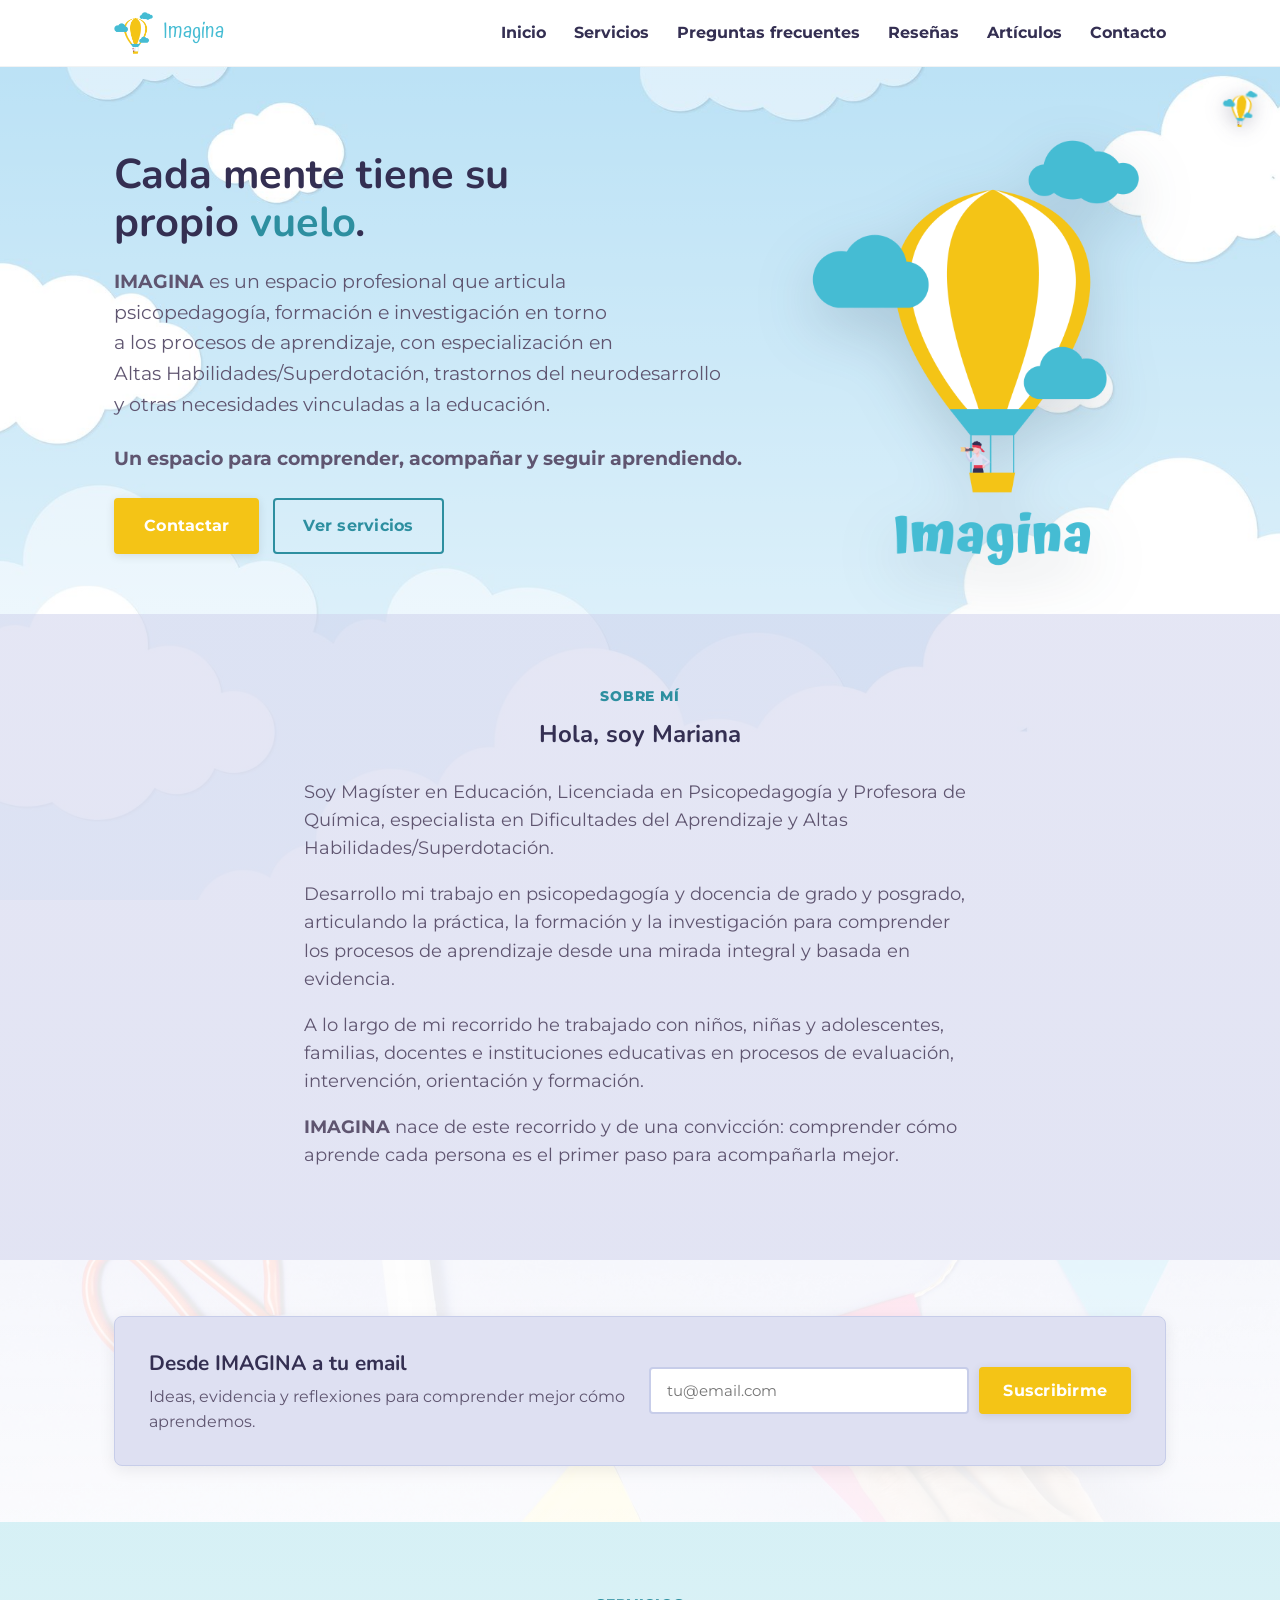
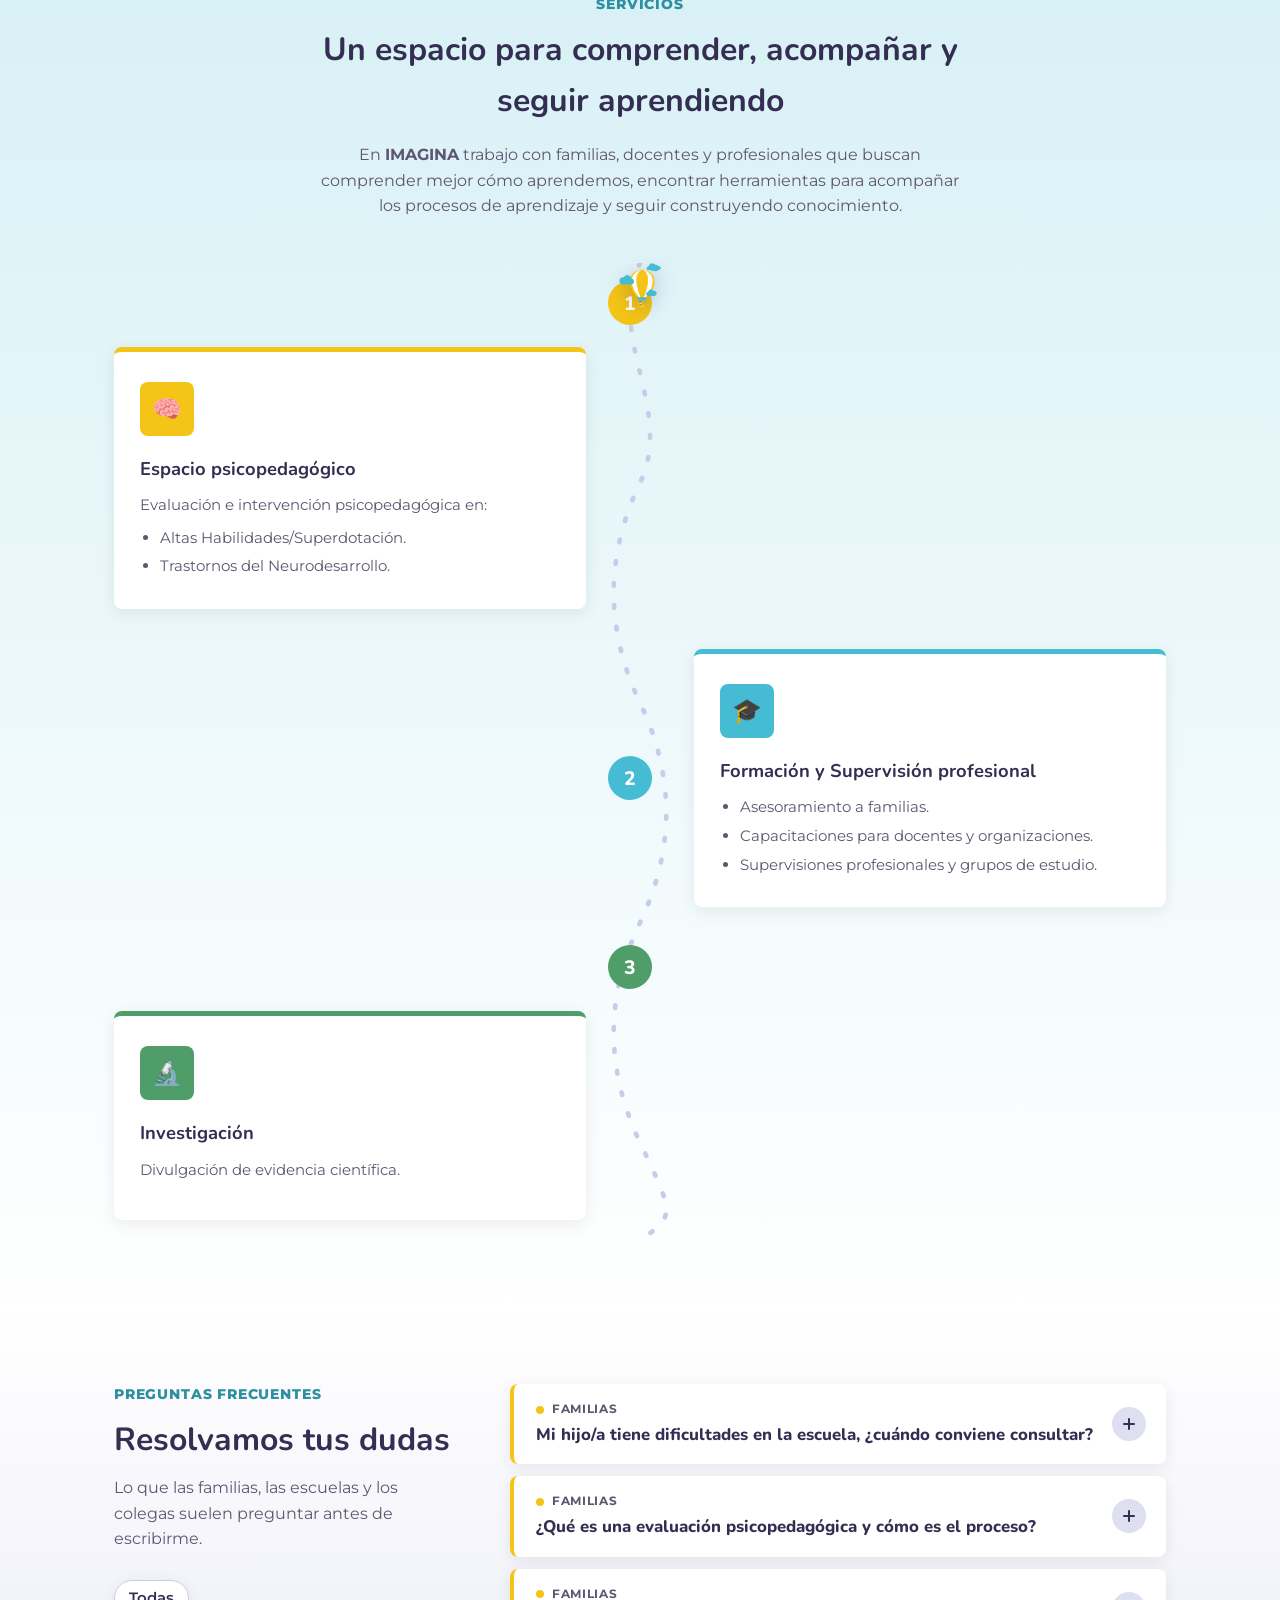
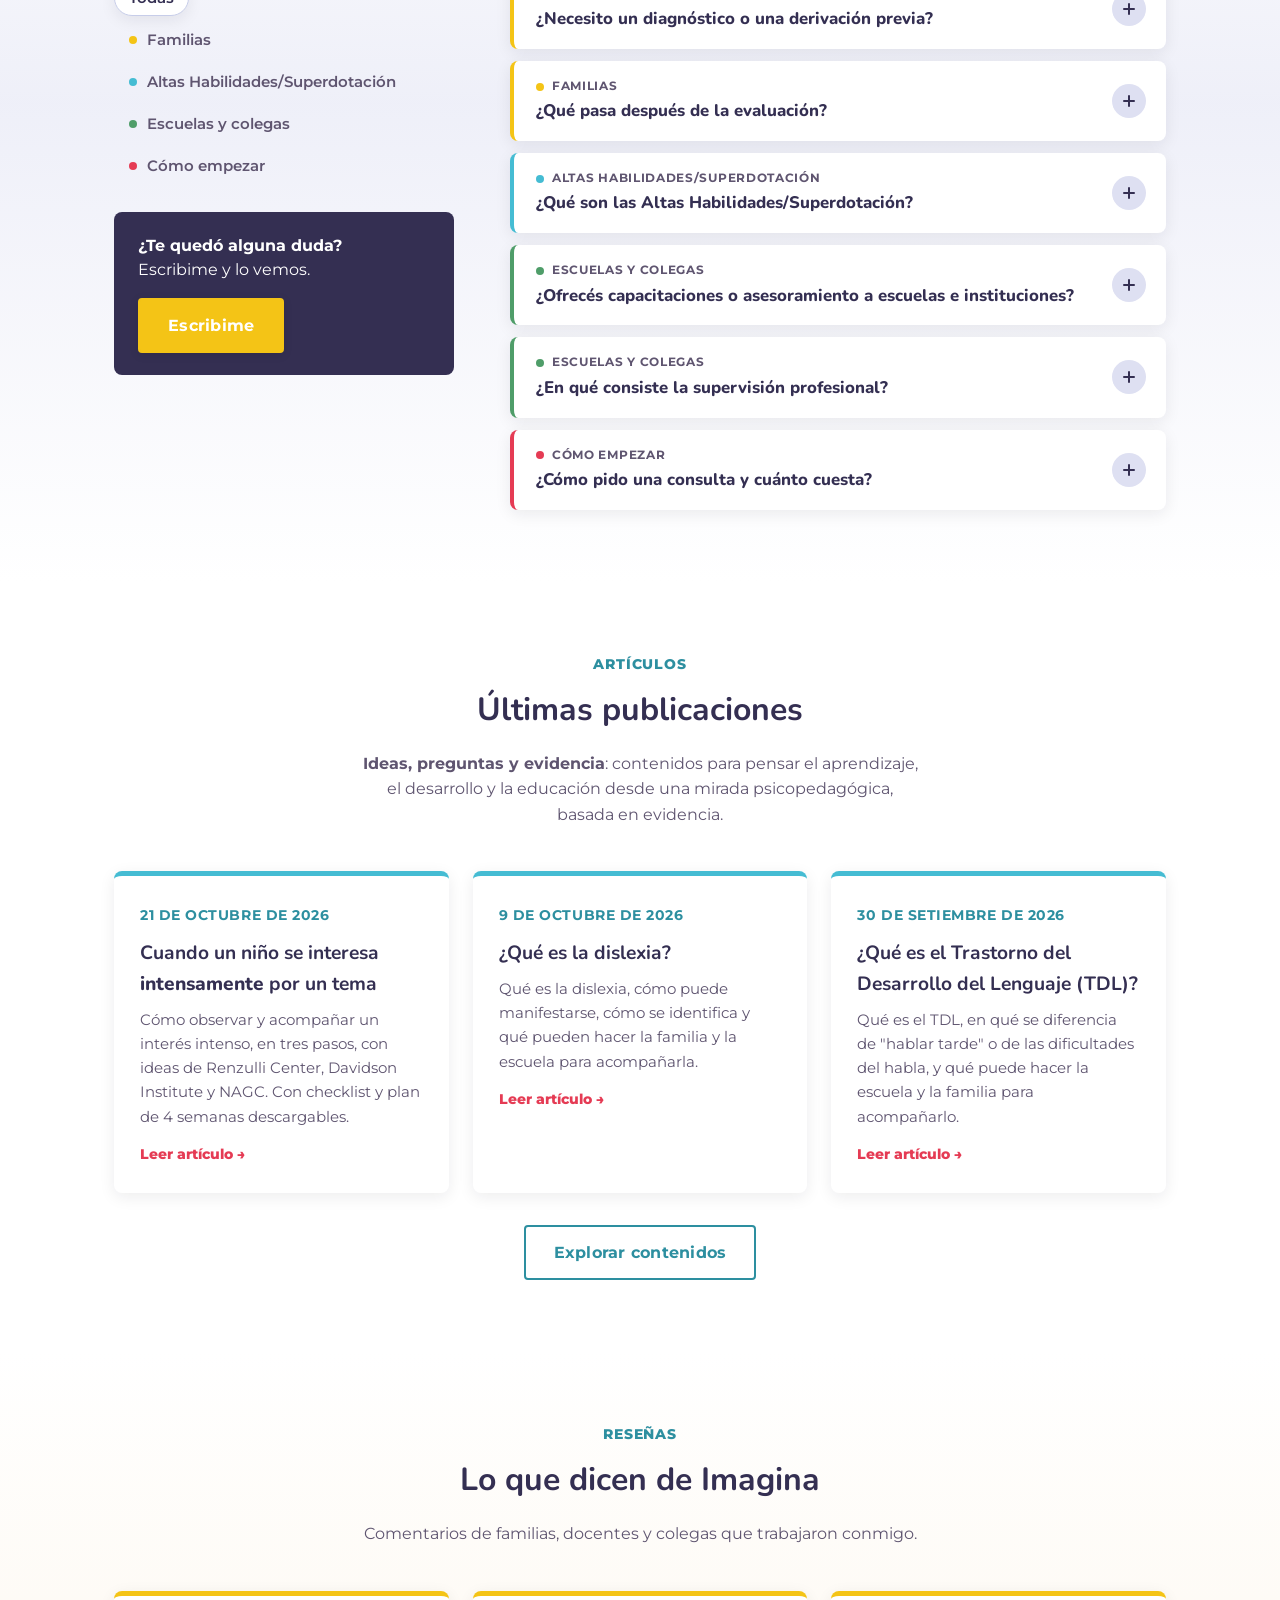
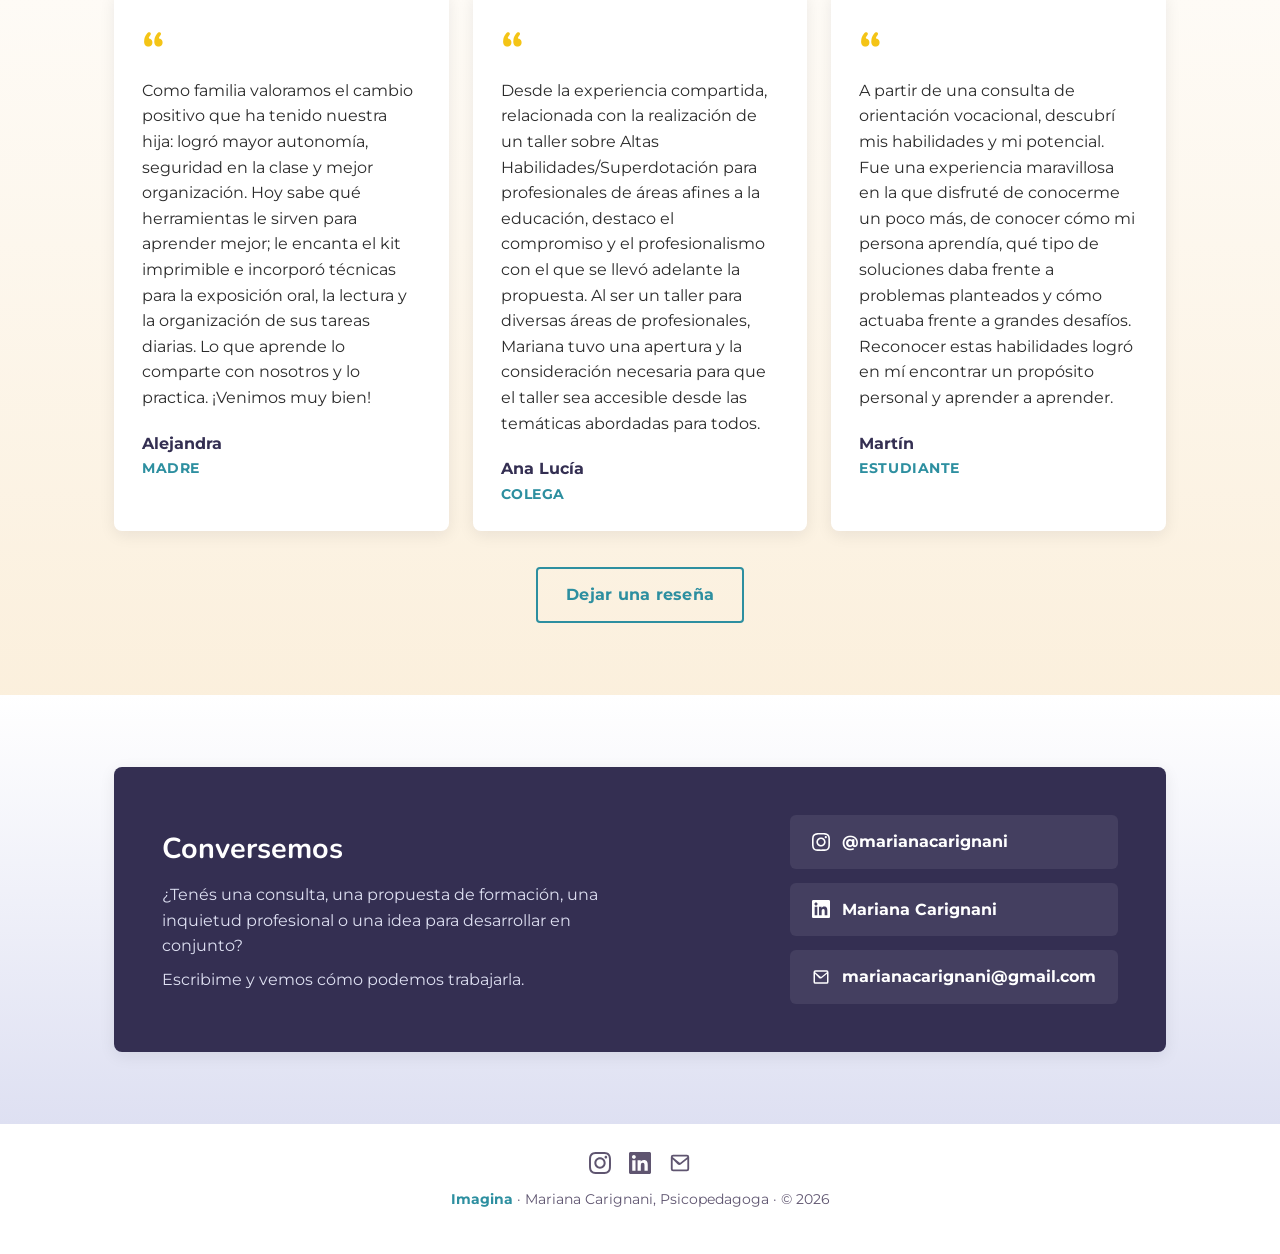
<file: index.html>
<!DOCTYPE html>
<html lang="es">
<head>
<meta charset="UTF-8" />
<meta name="viewport" content="width=device-width, initial-scale=1.0" />
<title>Imagina | Mariana Carignani - Psicopedagoga</title>
<meta name="description" content="Mariana Carignani, psicopedagoga especializada en Altas Habilidades/Superdotación e inclusión educativa. Evaluación, asesoramiento a familias y docentes, capacitación y supervisión profesional." />
<link rel="icon" type="image/png" href="images/imagina_logo2.png" />
<link rel="alternate" type="application/rss+xml" title="Imagina - Artículos" href="rss.xml" />
<link rel="preconnect" href="https://fonts.googleapis.com" />
<link rel="preconnect" href="https://fonts.gstatic.com" crossorigin />
<link href="https://fonts.googleapis.com/css2?family=Atma:wght@700&family=Montserrat:wght@400;500;600;700&family=Nunito:wght@600;700;800&display=swap" rel="stylesheet" />
<link rel="stylesheet" href="style.css" />
</head>
<body>

<div class="scroll-balloon" id="scrollBalloon" aria-hidden="true">
  <img src="images/imagina_balloon_clouds_icon.png" alt="" />
</div>

<header>
  <nav class="nav">
    <a href="#" class="nav-brand">
      <img src="images/imagina_balloon_clouds_icon.png" alt="Imagina" />
      Imagina
    </a>
    <button class="nav-toggle" id="navToggle" aria-label="Abrir menú">&#9776;</button>
    <ul class="nav-links" id="navLinks">
      <li><a href="#inicio">Inicio</a></li>
      <li><a href="#servicios">Servicios</a></li>
      <li><a href="#preguntas-frecuentes">Preguntas frecuentes</a></li>
      <li><a href="#resenas">Reseñas</a></li>
      <li><a href="/articulos/">Artículos</a></li>
      <li><a href="#contacto">Contacto</a></li>
    </ul>
  </nav>
</header>

<main>
  <section class="hero" id="inicio">
    <div class="container">
      <div class="hero-text">
        <h1>Cada mente tiene su propio&nbsp;<span>vuelo</span>.</h1>
        <p>
          <strong>IMAGINA</strong> es un espacio profesional que articula<br />
          psicopedagogía, formación e investigación en torno<br />
          a los procesos de aprendizaje, con especialización en<br />
          Altas Habilidades/Superdotación, trastornos del neurodesarrollo<br />
          y otras necesidades vinculadas a la educación.
        </p>
        <p>
          <strong>Un espacio para comprender, acompañar y seguir aprendiendo.</strong>
        </p>
        <div class="hero-actions">
          <a href="#contacto" class="btn btn-primary">Contactar</a>
          <a href="#servicios" class="btn btn-secondary">Ver servicios</a>
        </div>
      </div>
      <div class="hero-image">
        <img src="images/imagina_logo.png" alt="Ilustración de globo aerostático Imagina" />
      </div>
    </div>
  </section>

  <section class="about" id="sobre-mi">
    <div class="container container-narrow about-text">
      <span class="section-eyebrow">Sobre mí</span>
      <h2>Hola, soy Mariana</h2>
      <p class="lead">
        Soy Magíster en Educación, Licenciada en Psicopedagogía y Profesora de
        Química, especialista en Dificultades del Aprendizaje y Altas
        Habilidades/Superdotación.
      </p>
      <p class="lead">
        Desarrollo mi trabajo en psicopedagogía y docencia de grado y posgrado,
        articulando la práctica, la formación y la investigación para
        comprender los procesos de aprendizaje desde una mirada integral y
        basada en evidencia.
      </p>
      <p class="lead">
        A lo largo de mi recorrido he trabajado con niños, niñas y
        adolescentes, familias, docentes e instituciones educativas en
        procesos de evaluación, intervención, orientación y formación.
      </p>
      <p class="lead">
        <strong>IMAGINA</strong> nace de este recorrido y de una convicción: comprender cómo
        aprende cada persona es el primer paso para acompañarla mejor.
      </p>
    </div>
  </section>

  <section class="subscribe" id="newsletter">
    <div class="container">
      <div class="subscribe-card">
        <div>
          <h2>Desde IMAGINA a tu email</h2>
          <p>Ideas, evidencia y reflexiones para comprender mejor cómo aprendemos.</p>
        </div>
        <form
          action="https://docs.google.com/forms/d/e/1FAIpQLSf7ktdU_nt_bHJPE6Hssg2Pkve2H6ifufruMVYyKSNsf1OWjg/formResponse"
          method="post"
          target="bd-hidden-home"
          class="subscribe-form"
          data-thanks="subscribeThanksHome"
        >
          <input type="email" name="entry.1020811058" id="bd-email-home" placeholder="tu@email.com" required />
          <button type="submit" class="btn btn-primary">Suscribirme</button>
        </form>
        <iframe name="bd-hidden-home" style="display: none;" aria-hidden="true" title=""></iframe>
        <p class="subscribe-thanks" id="subscribeThanksHome" hidden>¡Gracias! Revisá tu email, te va a llegar una confirmación.</p>
      </div>
    </div>
  </section>

  <section class="services" id="servicios">
    <div class="container">
      <div class="section-header">
        <span class="section-eyebrow">Servicios</span>
        <h2>Un espacio para comprender, acompañar y seguir aprendiendo</h2>
        <p>
          En <strong>IMAGINA</strong> trabajo con familias, docentes y profesionales que buscan
          comprender mejor cómo aprendemos, encontrar herramientas para
          acompañar los procesos de aprendizaje y seguir construyendo
          conocimiento.
        </p>
      </div>
      <div class="services-map" id="servicesMap">
        <div class="map-line" aria-hidden="true">
          <svg viewBox="0 0 60 800" preserveAspectRatio="none">
            <path d="M30,0 C0,60 60,120 30,180 S0,300 30,360 S60,480 30,540 S0,660 30,720 S60,780 30,800" />
          </svg>
        </div>
        <div class="map-balloon" id="mapBalloon" aria-hidden="true">
          <img src="images/imagina_balloon_clouds_icon.png" alt="" />
        </div>

        <div class="map-stop" style="--marker-color: var(--yellow)">
          <div class="map-marker">1</div>
          <div class="service-card">
            <div class="service-icon">🧠</div>
            <h3>Espacio psicopedagógico</h3>
            <p>Evaluación e intervención psicopedagógica en:</p>
            <ul>
              <li>Altas Habilidades/Superdotación.</li>
              <li>Trastornos del Neurodesarrollo.</li>
            </ul>
          </div>
        </div>

        <div class="map-stop" style="--marker-color: var(--teal)">
          <div class="map-marker">2</div>
          <div class="service-card">
            <div class="service-icon">🎓</div>
            <h3>Formación y Supervisión profesional</h3>
            <ul>
              <li>Asesoramiento a familias.</li>
              <li>Capacitaciones para docentes y organizaciones.</li>
              <li>Supervisiones profesionales y grupos de estudio.</li>
            </ul>
          </div>
        </div>

        <div class="map-stop" style="--marker-color: var(--green)">
          <div class="map-marker">3</div>
          <div class="service-card">
            <div class="service-icon">🔬</div>
            <h3>Investigación</h3>
            <p>Divulgación de evidencia científica.</p>
          </div>
        </div>
      </div>
    </div>
  </section>

  <section class="faq" id="preguntas-frecuentes">
    <div class="container faq-layout">
      <div class="faq-intro">
        <span class="section-eyebrow">Preguntas frecuentes</span>
        <h2>Resolvamos tus dudas</h2>
        <p>Lo que las familias, las escuelas y los colegas suelen preguntar antes de escribirme.</p>

        <div class="faq-filters" role="group" aria-label="Filtrar preguntas por tema">
          <button type="button" class="faq-filter" data-filter="todas" aria-pressed="true">Todas</button>
          <button type="button" class="faq-filter" data-filter="familias" aria-pressed="false"><span class="faq-dot faq-familias"></span>Familias</button>
          <button type="button" class="faq-filter" data-filter="ahs" aria-pressed="false"><span class="faq-dot faq-ahs"></span>Altas Habilidades/Superdotación</button>
          <button type="button" class="faq-filter" data-filter="escuelas" aria-pressed="false"><span class="faq-dot faq-escuelas"></span>Escuelas y colegas</button>
          <button type="button" class="faq-filter" data-filter="empezar" aria-pressed="false"><span class="faq-dot faq-empezar"></span>Cómo empezar</button>
        </div>

        <div class="faq-cta">
          <p><strong>¿Te quedó alguna duda?</strong><br />Escribime y lo vemos.</p>
          <a href="#contacto" class="btn btn-primary">Escribime</a>
        </div>
      </div>

      <div class="faq-list">
        <details class="faq-item faq-familias" data-category="familias">
          <summary>
            <span class="faq-question">
              <span class="faq-tag"><span class="faq-dot"></span>Familias</span>
              Mi hijo/a tiene dificultades en la escuela, ¿cuándo conviene consultar?
            </span>
            <span class="faq-icon" aria-hidden="true"></span>
          </summary>
          <div class="faq-answer"><p>Cuando las dificultades se sostienen en el tiempo y empiezan a afectar los aprendizajes, el ánimo o la relación con la escuela. Por ejemplo, si cuesta leer o escribir, atender u organizarse, o si aparece mucha frustración. También conviene consultar si aprende muy rápido y se aburre o se desmotiva. No hace falta esperar a que "se note más". Cuanto antes se comprende cómo aprende, antes se lo puede acompañar.</p></div>
        </details>
        <details class="faq-item faq-familias" data-category="familias">
          <summary>
            <span class="faq-question">
              <span class="faq-tag"><span class="faq-dot"></span>Familias</span>
              ¿Qué es una evaluación psicopedagógica y cómo es el proceso?
            </span>
            <span class="faq-icon" aria-hidden="true"></span>
          </summary>
          <div class="faq-answer"><p>Es un proceso para comprender cómo aprende una persona, qué le resulta fácil, qué le cuesta y por qué. Incluye entrevistas con la familia, sesiones con el niño, niña o adolescente y, cuando es posible, contacto con la escuela. Se usan técnicas estandarizadas, pero también otras pruebas de criterio, metodología del juego, observación del cuaderno de clase y observación clínica, entre otras. Termina con una devolución a la familia y un informe escrito con sugerencias concretas para la casa y el aula.</p></div>
        </details>
        <details class="faq-item faq-familias" data-category="familias">
          <summary>
            <span class="faq-question">
              <span class="faq-tag"><span class="faq-dot"></span>Familias</span>
              ¿Necesito un diagnóstico o una derivación previa?
            </span>
            <span class="faq-icon" aria-hidden="true"></span>
          </summary>
          <div class="faq-answer"><p>No, podés consultar directamente. Si durante el proceso aparece la necesidad de otra mirada (psicología, neuropediatría, fonoaudiología u otras), te lo planteo y te oriento.</p></div>
        </details>
        <details class="faq-item faq-familias" data-category="familias">
          <summary>
            <span class="faq-question">
              <span class="faq-tag"><span class="faq-dot"></span>Familias</span>
              ¿Qué pasa después de la evaluación?
            </span>
            <span class="faq-icon" aria-hidden="true"></span>
          </summary>
          <div class="faq-answer"><p>Te hago una devolución y te entrego un informe. Después decidimos juntos los pasos siguientes, que pueden ser ajustes en la escuela, una intervención psicopedagógica, derivaciones o un seguimiento. Si la familia lo autoriza, también comparto las sugerencias con la escuela. La información de las sesiones y del informe es confidencial, y solo se comparte con la escuela u otros profesionales con el acuerdo de la familia.</p></div>
        </details>
        <details class="faq-item faq-ahs" data-category="ahs">
          <summary>
            <span class="faq-question">
              <span class="faq-tag"><span class="faq-dot"></span>Altas Habilidades/Superdotación</span>
              ¿Qué son las Altas Habilidades/Superdotación?
            </span>
            <span class="faq-icon" aria-hidden="true"></span>
          </summary>
          <div class="faq-answer"><p>Son comportamientos que surgen de la interacción de habilidades por encima de la media, creatividad y compromiso con la tarea, y que suelen necesitar propuestas educativas ajustadas. No se trata solo de sacar buenas notas. Un proceso de evaluación analiza las habilidades y procesos cognitivos, los intereses y el bienestar emocional.</p></div>
        </details>
        <details class="faq-item faq-escuelas" data-category="escuelas">
          <summary>
            <span class="faq-question">
              <span class="faq-tag"><span class="faq-dot"></span>Escuelas y colegas</span>
              ¿Ofrecés capacitaciones o asesoramiento a escuelas e instituciones?
            </span>
            <span class="faq-icon" aria-hidden="true"></span>
          </summary>
          <div class="faq-answer"><p>Sí. Diseño talleres, capacitaciones y asesoramiento técnico para docentes, equipos e instituciones, a medida de cada necesidad. Algunos temas posibles, solo a modo de ejemplo, son Altas Habilidades/Superdotación, inclusión, DUA y neurodesarrollo. Si necesitás otro tema, escribime con tu propuesta y vemos cómo trabajarla.</p></div>
        </details>
        <details class="faq-item faq-escuelas" data-category="escuelas">
          <summary>
            <span class="faq-question">
              <span class="faq-tag"><span class="faq-dot"></span>Escuelas y colegas</span>
              ¿En qué consiste la supervisión profesional?
            </span>
            <span class="faq-icon" aria-hidden="true"></span>
          </summary>
          <div class="faq-answer"><p>Es un espacio para colegas que quieren pensar sus casos con otra mirada, por ejemplo para analizar evaluaciones e informes, definir objetivos de intervención o decidir cambios de tratamiento. Puede ser individual o en grupos de estudio.</p></div>
        </details>
        <details class="faq-item faq-empezar" data-category="empezar">
          <summary>
            <span class="faq-question">
              <span class="faq-tag"><span class="faq-dot"></span>Cómo empezar</span>
              ¿Cómo pido una consulta y cuánto cuesta?
            </span>
            <span class="faq-icon" aria-hidden="true"></span>
          </summary>
          <div class="faq-answer"><p>Escribime por WhatsApp o desde "Conversemos" y coordinamos una primera conversación para entender qué te preocupa y cómo puedo acompañarte. En esa instancia también vemos la modalidad, los horarios y los costos.</p></div>
        </details>
        <div class="faq-cta faq-cta-mobile">
          <p><strong>¿Te quedó alguna duda?</strong><br />Escribime y lo vemos.</p>
          <a href="#contacto" class="btn btn-primary">Escribime</a>
        </div>
      </div>
    </div>

    <script type="application/ld+json">{"@context": "https://schema.org", "@type": "FAQPage", "mainEntity": [{"@type": "Question", "name": "Mi hijo/a tiene dificultades en la escuela, ¿cuándo conviene consultar?", "acceptedAnswer": {"@type": "Answer", "text": "Cuando las dificultades se sostienen en el tiempo y empiezan a afectar los aprendizajes, el ánimo o la relación con la escuela. Por ejemplo, si cuesta leer o escribir, atender u organizarse, o si aparece mucha frustración. También conviene consultar si aprende muy rápido y se aburre o se desmotiva. No hace falta esperar a que \"se note más\". Cuanto antes se comprende cómo aprende, antes se lo puede acompañar."}}, {"@type": "Question", "name": "¿Qué es una evaluación psicopedagógica y cómo es el proceso?", "acceptedAnswer": {"@type": "Answer", "text": "Es un proceso para comprender cómo aprende una persona, qué le resulta fácil, qué le cuesta y por qué. Incluye entrevistas con la familia, sesiones con el niño, niña o adolescente y, cuando es posible, contacto con la escuela. Se usan técnicas estandarizadas, pero también otras pruebas de criterio, metodología del juego, observación del cuaderno de clase y observación clínica, entre otras. Termina con una devolución a la familia y un informe escrito con sugerencias concretas para la casa y el aula."}}, {"@type": "Question", "name": "¿Necesito un diagnóstico o una derivación previa?", "acceptedAnswer": {"@type": "Answer", "text": "No, podés consultar directamente. Si durante el proceso aparece la necesidad de otra mirada (psicología, neuropediatría, fonoaudiología u otras), te lo planteo y te oriento."}}, {"@type": "Question", "name": "¿Qué pasa después de la evaluación?", "acceptedAnswer": {"@type": "Answer", "text": "Te hago una devolución y te entrego un informe. Después decidimos juntos los pasos siguientes, que pueden ser ajustes en la escuela, una intervención psicopedagógica, derivaciones o un seguimiento. Si la familia lo autoriza, también comparto las sugerencias con la escuela. La información de las sesiones y del informe es confidencial, y solo se comparte con la escuela u otros profesionales con el acuerdo de la familia."}}, {"@type": "Question", "name": "¿Qué son las Altas Habilidades/Superdotación?", "acceptedAnswer": {"@type": "Answer", "text": "Son comportamientos que surgen de la interacción de habilidades por encima de la media, creatividad y compromiso con la tarea, y que suelen necesitar propuestas educativas ajustadas. No se trata solo de sacar buenas notas. Un proceso de evaluación analiza las habilidades y procesos cognitivos, los intereses y el bienestar emocional."}}, {"@type": "Question", "name": "¿Ofrecés capacitaciones o asesoramiento a escuelas e instituciones?", "acceptedAnswer": {"@type": "Answer", "text": "Sí. Diseño talleres, capacitaciones y asesoramiento técnico para docentes, equipos e instituciones, a medida de cada necesidad. Algunos temas posibles, solo a modo de ejemplo, son Altas Habilidades/Superdotación, inclusión, DUA y neurodesarrollo. Si necesitás otro tema, escribime con tu propuesta y vemos cómo trabajarla."}}, {"@type": "Question", "name": "¿En qué consiste la supervisión profesional?", "acceptedAnswer": {"@type": "Answer", "text": "Es un espacio para colegas que quieren pensar sus casos con otra mirada, por ejemplo para analizar evaluaciones e informes, definir objetivos de intervención o decidir cambios de tratamiento. Puede ser individual o en grupos de estudio."}}, {"@type": "Question", "name": "¿Cómo pido una consulta y cuánto cuesta?", "acceptedAnswer": {"@type": "Answer", "text": "Escribime por WhatsApp o desde \"Conversemos\" y coordinamos una primera conversación para entender qué te preocupa y cómo puedo acompañarte. En esa instancia también vemos la modalidad, los horarios y los costos."}}]}</script>
  </section>

  <section class="articles-preview" id="articulos">
    <div class="container">
      <div class="section-header">
        <span class="section-eyebrow">Artículos</span>
        <h2>Últimas publicaciones</h2>
        <p><strong>Ideas, preguntas y evidencia</strong>: contenidos para pensar el aprendizaje,<br />
          el desarrollo y la educación desde una mirada psicopedagógica,<br />
          basada en evidencia.</p>
      </div>
      <div class="articles-grid" id="homeArticlesGrid"></div>
      <div class="articles-preview-cta">
        <a href="/articulos/" class="btn btn-secondary">Explorar contenidos</a>
      </div>
    </div>
  </section>

  <section class="reviews" id="resenas">
    <div class="container">
      <div class="section-header">
        <span class="section-eyebrow">Reseñas</span>
        <h2>Lo que dicen de Imagina</h2>
        <p>Comentarios de familias, docentes y colegas que trabajaron conmigo.</p>
      </div>
      <div class="reviews-grid" id="resenasGrid"></div>
      <div class="reviews-cta">
        <a href="https://docs.google.com/forms/d/e/1FAIpQLSd4X3twX1_MydXIKV9vudqaJ8reJtI56aGtHLJNTFr0xqJRFw/viewform" class="btn btn-secondary" target="_blank" rel="noopener noreferrer">Dejar una reseña</a>
      </div>
    </div>
  </section>

  <section class="contact" id="contacto">
    <div class="container">
      <div class="contact-card">
        <div>
          <h2>Conversemos</h2>
          <p>¿Tenés una consulta, una propuesta de formación, una inquietud profesional o una idea para desarrollar en conjunto?</p>
          <p>Escribime y vemos cómo podemos trabajarla.</p>
        </div>
        <div class="contact-links">
          <a class="contact-link" href="https://instagram.com/marianacarignani" target="_blank" rel="noopener noreferrer">
            <span class="icon"><svg viewBox="0 0 24 24" width="18" height="18" fill="currentColor" aria-hidden="true"><path d="M12 2.163c3.204 0 3.584.012 4.85.07 3.252.148 4.771 1.691 4.919 4.919.058 1.265.069 1.645.069 4.849 0 3.205-.012 3.584-.069 4.849-.149 3.225-1.664 4.771-4.919 4.919-1.266.058-1.644.07-4.85.07-3.204 0-3.584-.012-4.849-.07-3.26-.149-4.771-1.699-4.919-4.92-.058-1.265-.07-1.644-.07-4.849 0-3.204.013-3.583.07-4.849.149-3.227 1.664-4.771 4.919-4.919 1.266-.057 1.645-.069 4.849-.069zm0-2.163c-3.259 0-3.667.014-4.947.072-4.358.2-6.78 2.618-6.98 6.98-.059 1.281-.073 1.689-.073 4.948 0 3.259.014 3.668.072 4.948.2 4.358 2.618 6.78 6.98 6.98 1.281.058 1.689.072 4.948.072 3.259 0 3.668-.014 4.948-.072 4.354-.2 6.782-2.618 6.979-6.98.059-1.28.073-1.689.073-4.948 0-3.259-.014-3.667-.072-4.947-.196-4.354-2.617-6.78-6.979-6.98-1.281-.059-1.69-.073-4.949-.073zm0 5.838c-3.403 0-6.162 2.759-6.162 6.162s2.759 6.163 6.162 6.163 6.162-2.759 6.162-6.163c0-3.403-2.759-6.162-6.162-6.162zm0 10.162c-2.209 0-4-1.79-4-4 0-2.209 1.791-4 4-4s4 1.791 4 4c0 2.21-1.791 4-4 4zm6.406-11.845c-.796 0-1.441.645-1.441 1.44s.645 1.44 1.441 1.44c.795 0 1.439-.645 1.439-1.44s-.644-1.44-1.439-1.44z"/></svg></span> @marianacarignani
          </a>
          <a class="contact-link" href="https://uy.linkedin.com/in/mariana-carignani-casanova-6621159a" target="_blank" rel="noopener noreferrer">
            <span class="icon"><svg viewBox="0 0 24 24" width="18" height="18" fill="currentColor" aria-hidden="true"><path d="M20.447 20.452h-3.554v-5.569c0-1.328-.027-3.037-1.852-3.037-1.853 0-2.136 1.445-2.136 2.939v5.667H9.351V9h3.414v1.561h.046c.477-.9 1.637-1.85 3.37-1.85 3.601 0 4.267 2.37 4.267 5.455v6.286zM5.337 7.433c-1.144 0-2.063-.926-2.063-2.065 0-1.138.92-2.063 2.063-2.063 1.14 0 2.064.925 2.064 2.063 0 1.139-.925 2.065-2.064 2.065zm1.782 13.019H3.555V9h3.564v11.452zM22.225 0H1.771C.792 0 0 .774 0 1.729v20.542C0 23.227.792 24 1.771 24h20.451C23.2 24 24 23.227 24 22.271V1.729C24 .774 23.2 0 22.222 0h.003z"/></svg></span> Mariana Carignani
          </a>
          <a class="contact-link" href="mailto:marianacarignani@gmail.com">
            <span class="icon"><svg viewBox="0 0 24 24" width="18" height="18" fill="currentColor" aria-hidden="true"><path d="M2 5.5A2.5 2.5 0 0 1 4.5 3h15A2.5 2.5 0 0 1 22 5.5v13a2.5 2.5 0 0 1-2.5 2.5h-15A2.5 2.5 0 0 1 2 18.5v-13zm2.2.3 7.15 5.72a1 1 0 0 0 1.3 0L19.8 5.8a.5.5 0 0 0-.3-.8H4.5a.5.5 0 0 0-.3.8zM20 7.8l-6.85 5.48a3 3 0 0 1-3.8 0L4 7.8V18.5c0 .28.22.5.5.5h15a.5.5 0 0 0 .5-.5V7.8z"/></svg></span> marianacarignani@gmail.com
          </a>
        </div>
      </div>
    </div>
  </section>
</main>

<footer>
  <div class="footer-social">
    <a href="https://instagram.com/marianacarignani" target="_blank" rel="noopener noreferrer" aria-label="Instagram">
      <svg viewBox="0 0 24 24" width="22" height="22" fill="currentColor" aria-hidden="true"><path d="M12 2.163c3.204 0 3.584.012 4.85.07 3.252.148 4.771 1.691 4.919 4.919.058 1.265.069 1.645.069 4.849 0 3.205-.012 3.584-.069 4.849-.149 3.225-1.664 4.771-4.919 4.919-1.266.058-1.644.07-4.85.07-3.204 0-3.584-.012-4.849-.07-3.26-.149-4.771-1.699-4.919-4.92-.058-1.265-.07-1.644-.07-4.849 0-3.204.013-3.583.07-4.849.149-3.227 1.664-4.771 4.919-4.919 1.266-.057 1.645-.069 4.849-.069zm0-2.163c-3.259 0-3.667.014-4.947.072-4.358.2-6.78 2.618-6.98 6.98-.059 1.281-.073 1.689-.073 4.948 0 3.259.014 3.668.072 4.948.2 4.358 2.618 6.78 6.98 6.98 1.281.058 1.689.072 4.948.072 3.259 0 3.668-.014 4.948-.072 4.354-.2 6.782-2.618 6.979-6.98.059-1.28.073-1.689.073-4.948 0-3.259-.014-3.667-.072-4.947-.196-4.354-2.617-6.78-6.979-6.98-1.281-.059-1.69-.073-4.949-.073zm0 5.838c-3.403 0-6.162 2.759-6.162 6.162s2.759 6.163 6.162 6.163 6.162-2.759 6.162-6.163c0-3.403-2.759-6.162-6.162-6.162zm0 10.162c-2.209 0-4-1.79-4-4 0-2.209 1.791-4 4-4s4 1.791 4 4c0 2.21-1.791 4-4 4zm6.406-11.845c-.796 0-1.441.645-1.441 1.44s.645 1.44 1.441 1.44c.795 0 1.439-.645 1.439-1.44s-.644-1.44-1.439-1.44z"/></svg>
    </a>
    <a href="https://uy.linkedin.com/in/mariana-carignani-casanova-6621159a" target="_blank" rel="noopener noreferrer" aria-label="LinkedIn">
      <svg viewBox="0 0 24 24" width="22" height="22" fill="currentColor" aria-hidden="true"><path d="M20.447 20.452h-3.554v-5.569c0-1.328-.027-3.037-1.852-3.037-1.853 0-2.136 1.445-2.136 2.939v5.667H9.351V9h3.414v1.561h.046c.477-.9 1.637-1.85 3.37-1.85 3.601 0 4.267 2.37 4.267 5.455v6.286zM5.337 7.433c-1.144 0-2.063-.926-2.063-2.065 0-1.138.92-2.063 2.063-2.063 1.14 0 2.064.925 2.064 2.063 0 1.139-.925 2.065-2.064 2.065zm1.782 13.019H3.555V9h3.564v11.452zM22.225 0H1.771C.792 0 0 .774 0 1.729v20.542C0 23.227.792 24 1.771 24h20.451C23.2 24 24 23.227 24 22.271V1.729C24 .774 23.2 0 22.222 0h.003z"/></svg>
    </a>
    <a href="mailto:marianacarignani@gmail.com" aria-label="Email">
      <svg viewBox="0 0 24 24" width="22" height="22" fill="currentColor" aria-hidden="true"><path d="M2 5.5A2.5 2.5 0 0 1 4.5 3h15A2.5 2.5 0 0 1 22 5.5v13a2.5 2.5 0 0 1-2.5 2.5h-15A2.5 2.5 0 0 1 2 18.5v-13zm2.2.3 7.15 5.72a1 1 0 0 0 1.3 0L19.8 5.8a.5.5 0 0 0-.3-.8H4.5a.5.5 0 0 0-.3.8zM20 7.8l-6.85 5.48a3 3 0 0 1-3.8 0L4 7.8V18.5c0 .28.22.5.5.5h15a.5.5 0 0 0 .5-.5V7.8z"/></svg>
    </a>
  </div>
  <p><strong>Imagina</strong> · Mariana Carignani, Psicopedagoga · &copy; <span id="year"></span></p>
</footer>

<script src="script.js"></script>
<script src="services-map.js"></script>
<script src="articles.js"></script>
<script src="resenas.js"></script>
<script>
  renderArticlesPreview(3);
  renderResenas();
</script>
</body>
</html>
</file>
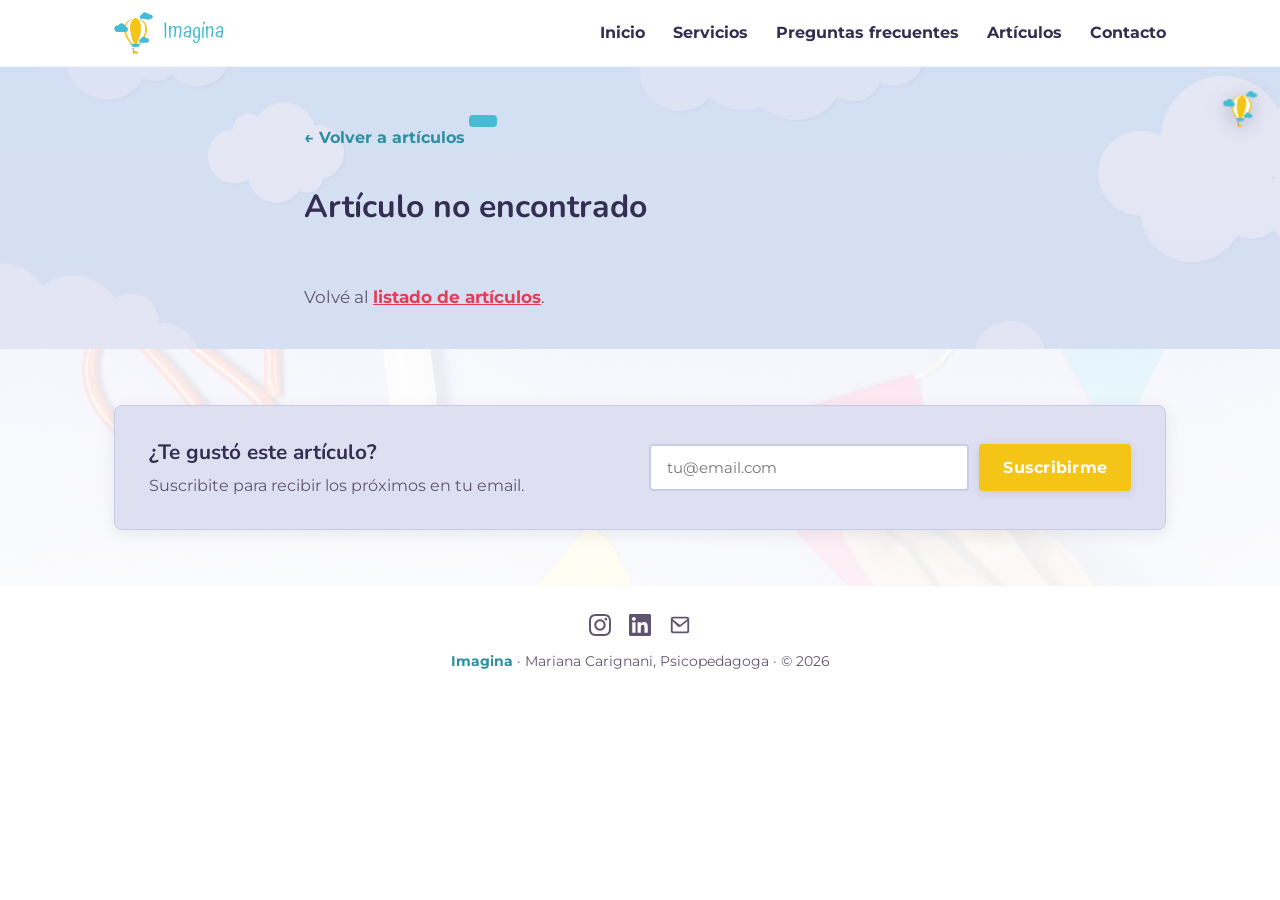
<file: articulo/index.html>
<!DOCTYPE html>
<html lang="es">
<head>
<meta charset="UTF-8" />
<meta name="viewport" content="width=device-width, initial-scale=1.0" />
<title id="pageTitle">Artículo | Imagina - Mariana Carignani</title>
<meta name="description" id="pageDescription" content="Artículos de Mariana Carignani, psicopedagoga." />
<link rel="icon" type="image/png" href="/images/imagina_logo2.png" />
<link rel="preconnect" href="https://fonts.googleapis.com" />
<link rel="preconnect" href="https://fonts.gstatic.com" crossorigin />
<link href="https://fonts.googleapis.com/css2?family=Atma:wght@700&family=Montserrat:wght@400;500;600;700&family=Nunito:wght@600;700;800&display=swap" rel="stylesheet" />
<link rel="stylesheet" href="/style.css" />
</head>
<body>

<div class="scroll-balloon" id="scrollBalloon" aria-hidden="true">
  <img src="/images/imagina_balloon_clouds_icon.png" alt="" />
</div>

<header>
  <nav class="nav">
    <a href="/" class="nav-brand">
      <img src="/images/imagina_balloon_clouds_icon.png" alt="Imagina" />
      Imagina
    </a>
    <button class="nav-toggle" id="navToggle" aria-label="Abrir menú">&#9776;</button>
    <ul class="nav-links" id="navLinks">
      <li><a href="/#inicio">Inicio</a></li>
      <li><a href="/#servicios">Servicios</a></li>
      <li><a href="/#preguntas-frecuentes">Preguntas frecuentes</a></li>
      <li><a href="/articulos/">Artículos</a></li>
      <li><a href="/#contacto">Contacto</a></li>
    </ul>
  </nav>
</header>

<main>
  <article class="article-page">
    <div class="container container-narrow">
      <a href="/articulos/" class="back-link">&larr; Volver a artículos</a>
      <span class="hero-eyebrow" id="articleDate"></span>
      <h1 id="articleTitle">Cargando...</h1>
      <img class="article-cover" id="articleCover" alt="" hidden />
      <div class="article-body" id="articleBody"></div>
    </div>
  </article>

  <section class="subscribe">
    <div class="container">
      <div class="subscribe-card">
        <div>
          <h2>¿Te gustó este artículo?</h2>
          <p>Suscribite para recibir los próximos en tu email.</p>
        </div>
        <form
          action="https://docs.google.com/forms/d/e/1FAIpQLSf7ktdU_nt_bHJPE6Hssg2Pkve2H6ifufruMVYyKSNsf1OWjg/formResponse"
          method="post"
          target="bd-hidden-article"
          class="subscribe-form"
          data-thanks="subscribeThanksArticle"
        >
          <input type="email" name="entry.1020811058" id="bd-email-2" placeholder="tu@email.com" required />
          <button type="submit" class="btn btn-primary">Suscribirme</button>
        </form>
        <iframe name="bd-hidden-article" style="display: none;" aria-hidden="true" title=""></iframe>
        <p class="subscribe-thanks" id="subscribeThanksArticle" hidden>¡Gracias! Revisá tu email, te va a llegar una confirmación.</p>
      </div>
    </div>
  </section>
</main>

<footer>
  <div class="footer-social">
    <a href="https://instagram.com/marianacarignani" target="_blank" rel="noopener noreferrer" aria-label="Instagram">
      <svg viewBox="0 0 24 24" width="22" height="22" fill="currentColor" aria-hidden="true"><path d="M12 2.163c3.204 0 3.584.012 4.85.07 3.252.148 4.771 1.691 4.919 4.919.058 1.265.069 1.645.069 4.849 0 3.205-.012 3.584-.069 4.849-.149 3.225-1.664 4.771-4.919 4.919-1.266.058-1.644.07-4.85.07-3.204 0-3.584-.012-4.849-.07-3.26-.149-4.771-1.699-4.919-4.92-.058-1.265-.07-1.644-.07-4.849 0-3.204.013-3.583.07-4.849.149-3.227 1.664-4.771 4.919-4.919 1.266-.057 1.645-.069 4.849-.069zm0-2.163c-3.259 0-3.667.014-4.947.072-4.358.2-6.78 2.618-6.98 6.98-.059 1.281-.073 1.689-.073 4.948 0 3.259.014 3.668.072 4.948.2 4.358 2.618 6.78 6.98 6.98 1.281.058 1.689.072 4.948.072 3.259 0 3.668-.014 4.948-.072 4.354-.2 6.782-2.618 6.979-6.98.059-1.28.073-1.689.073-4.948 0-3.259-.014-3.667-.072-4.947-.196-4.354-2.617-6.78-6.979-6.98-1.281-.059-1.69-.073-4.949-.073zm0 5.838c-3.403 0-6.162 2.759-6.162 6.162s2.759 6.163 6.162 6.163 6.162-2.759 6.162-6.163c0-3.403-2.759-6.162-6.162-6.162zm0 10.162c-2.209 0-4-1.79-4-4 0-2.209 1.791-4 4-4s4 1.791 4 4c0 2.21-1.791 4-4 4zm6.406-11.845c-.796 0-1.441.645-1.441 1.44s.645 1.44 1.441 1.44c.795 0 1.439-.645 1.439-1.44s-.644-1.44-1.439-1.44z"/></svg>
    </a>
    <a href="https://uy.linkedin.com/in/mariana-carignani-casanova-6621159a" target="_blank" rel="noopener noreferrer" aria-label="LinkedIn">
      <svg viewBox="0 0 24 24" width="22" height="22" fill="currentColor" aria-hidden="true"><path d="M20.447 20.452h-3.554v-5.569c0-1.328-.027-3.037-1.852-3.037-1.853 0-2.136 1.445-2.136 2.939v5.667H9.351V9h3.414v1.561h.046c.477-.9 1.637-1.85 3.37-1.85 3.601 0 4.267 2.37 4.267 5.455v6.286zM5.337 7.433c-1.144 0-2.063-.926-2.063-2.065 0-1.138.92-2.063 2.063-2.063 1.14 0 2.064.925 2.064 2.063 0 1.139-.925 2.065-2.064 2.065zm1.782 13.019H3.555V9h3.564v11.452zM22.225 0H1.771C.792 0 0 .774 0 1.729v20.542C0 23.227.792 24 1.771 24h20.451C23.2 24 24 23.227 24 22.271V1.729C24 .774 23.2 0 22.222 0h.003z"/></svg>
    </a>
    <a href="mailto:marianacarignani@gmail.com" aria-label="Email">
      <svg viewBox="0 0 24 24" width="22" height="22" fill="currentColor" aria-hidden="true"><path d="M2 5.5A2.5 2.5 0 0 1 4.5 3h15A2.5 2.5 0 0 1 22 5.5v13a2.5 2.5 0 0 1-2.5 2.5h-15A2.5 2.5 0 0 1 2 18.5v-13zm2.2.3 7.15 5.72a1 1 0 0 0 1.3 0L19.8 5.8a.5.5 0 0 0-.3-.8H4.5a.5.5 0 0 0-.3.8zM20 7.8l-6.85 5.48a3 3 0 0 1-3.8 0L4 7.8V18.5c0 .28.22.5.5.5h15a.5.5 0 0 0 .5-.5V7.8z"/></svg>
    </a>
  </div>
  <p><strong>Imagina</strong> · Mariana Carignani, Psicopedagoga · &copy; <span id="year"></span></p>
</footer>

<script src="/script.js"></script>
<script src="/articles.js"></script>
<script>renderArticle();</script>
</body>
</html>
</file>
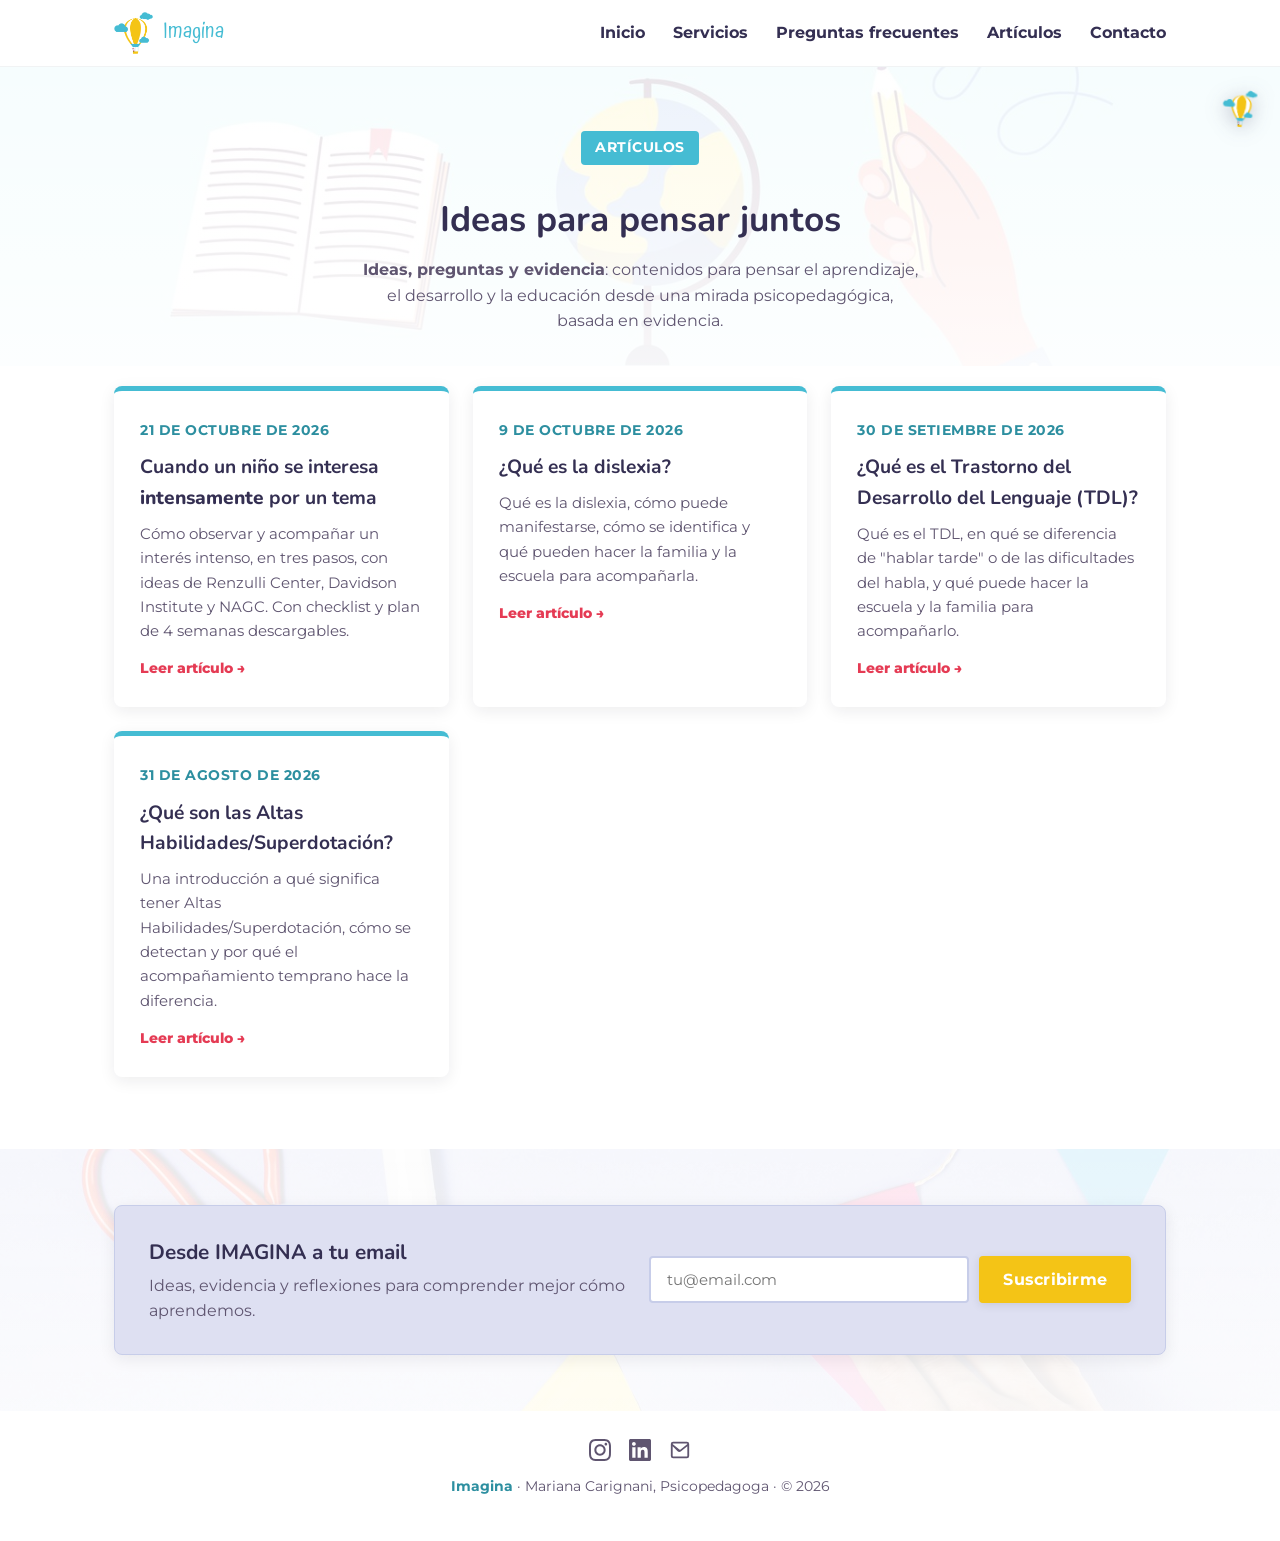
<file: articulos/index.html>
<!DOCTYPE html>
<html lang="es">
<head>
<meta charset="UTF-8" />
<meta name="viewport" content="width=device-width, initial-scale=1.0" />
<title>Artículos | Imagina - Mariana Carignani</title>
<meta name="description" content="Artículos de Mariana Carignani, psicopedagoga, sobre Altas Habilidades/Superdotación, inclusión educativa y acompañamiento a familias y docentes." />
<link rel="icon" type="image/png" href="/images/imagina_logo2.png" />
<link rel="alternate" type="application/rss+xml" title="Imagina - Artículos" href="/rss.xml" />
<link rel="preconnect" href="https://fonts.googleapis.com" />
<link rel="preconnect" href="https://fonts.gstatic.com" crossorigin />
<link href="https://fonts.googleapis.com/css2?family=Atma:wght@700&family=Montserrat:wght@400;500;600;700&family=Nunito:wght@600;700;800&display=swap" rel="stylesheet" />
<link rel="stylesheet" href="/style.css" />
</head>
<body>

<div class="scroll-balloon" id="scrollBalloon" aria-hidden="true">
  <img src="/images/imagina_balloon_clouds_icon.png" alt="" />
</div>

<header>
  <nav class="nav">
    <a href="/" class="nav-brand">
      <img src="/images/imagina_balloon_clouds_icon.png" alt="Imagina" />
      Imagina
    </a>
    <button class="nav-toggle" id="navToggle" aria-label="Abrir menú">&#9776;</button>
    <ul class="nav-links" id="navLinks">
      <li><a href="/#inicio">Inicio</a></li>
      <li><a href="/#servicios">Servicios</a></li>
      <li><a href="/#preguntas-frecuentes">Preguntas frecuentes</a></li>
      <li><a href="/articulos/">Artículos</a></li>
      <li><a href="/#contacto">Contacto</a></li>
    </ul>
  </nav>
</header>

<main>
  <section class="page-header">
    <div class="container">
      <span class="hero-eyebrow">Artículos</span>
      <h1>Ideas para pensar juntos</h1>
      <p><strong>Ideas, preguntas y evidencia</strong>: contenidos para pensar el aprendizaje,<br />
        el desarrollo y la educación desde una mirada psicopedagógica,<br />
        basada en evidencia.</p>
    </div>
  </section>

  <section class="articles-list">
    <div class="container">
      <div class="articles-grid" id="articlesGrid">
        <p class="articles-empty" id="articlesEmpty" hidden>Todavía no hay artículos publicados. ¡Volvé pronto!</p>
      </div>
    </div>
  </section>

  <section class="subscribe" id="suscribirme">
    <div class="container">
      <div class="subscribe-card">
        <div>
          <h2>Desde IMAGINA a tu email</h2>
          <p>Ideas, evidencia y reflexiones para comprender mejor cómo aprendemos.</p>
        </div>
        <form
          action="https://docs.google.com/forms/d/e/1FAIpQLSf7ktdU_nt_bHJPE6Hssg2Pkve2H6ifufruMVYyKSNsf1OWjg/formResponse"
          method="post"
          target="bd-hidden-list"
          class="subscribe-form"
          data-thanks="subscribeThanksList"
        >
          <input type="email" name="entry.1020811058" id="bd-email" placeholder="tu@email.com" required />
          <button type="submit" class="btn btn-primary">Suscribirme</button>
        </form>
        <iframe name="bd-hidden-list" style="display: none;" aria-hidden="true" title=""></iframe>
        <p class="subscribe-thanks" id="subscribeThanksList" hidden>¡Gracias! Revisá tu email, te va a llegar una confirmación.</p>
      </div>
    </div>
  </section>
</main>

<footer>
  <div class="footer-social">
    <a href="https://instagram.com/marianacarignani" target="_blank" rel="noopener noreferrer" aria-label="Instagram">
      <svg viewBox="0 0 24 24" width="22" height="22" fill="currentColor" aria-hidden="true"><path d="M12 2.163c3.204 0 3.584.012 4.85.07 3.252.148 4.771 1.691 4.919 4.919.058 1.265.069 1.645.069 4.849 0 3.205-.012 3.584-.069 4.849-.149 3.225-1.664 4.771-4.919 4.919-1.266.058-1.644.07-4.85.07-3.204 0-3.584-.012-4.849-.07-3.26-.149-4.771-1.699-4.919-4.92-.058-1.265-.07-1.644-.07-4.849 0-3.204.013-3.583.07-4.849.149-3.227 1.664-4.771 4.919-4.919 1.266-.057 1.645-.069 4.849-.069zm0-2.163c-3.259 0-3.667.014-4.947.072-4.358.2-6.78 2.618-6.98 6.98-.059 1.281-.073 1.689-.073 4.948 0 3.259.014 3.668.072 4.948.2 4.358 2.618 6.78 6.98 6.98 1.281.058 1.689.072 4.948.072 3.259 0 3.668-.014 4.948-.072 4.354-.2 6.782-2.618 6.979-6.98.059-1.28.073-1.689.073-4.948 0-3.259-.014-3.667-.072-4.947-.196-4.354-2.617-6.78-6.979-6.98-1.281-.059-1.69-.073-4.949-.073zm0 5.838c-3.403 0-6.162 2.759-6.162 6.162s2.759 6.163 6.162 6.163 6.162-2.759 6.162-6.163c0-3.403-2.759-6.162-6.162-6.162zm0 10.162c-2.209 0-4-1.79-4-4 0-2.209 1.791-4 4-4s4 1.791 4 4c0 2.21-1.791 4-4 4zm6.406-11.845c-.796 0-1.441.645-1.441 1.44s.645 1.44 1.441 1.44c.795 0 1.439-.645 1.439-1.44s-.644-1.44-1.439-1.44z"/></svg>
    </a>
    <a href="https://uy.linkedin.com/in/mariana-carignani-casanova-6621159a" target="_blank" rel="noopener noreferrer" aria-label="LinkedIn">
      <svg viewBox="0 0 24 24" width="22" height="22" fill="currentColor" aria-hidden="true"><path d="M20.447 20.452h-3.554v-5.569c0-1.328-.027-3.037-1.852-3.037-1.853 0-2.136 1.445-2.136 2.939v5.667H9.351V9h3.414v1.561h.046c.477-.9 1.637-1.85 3.37-1.85 3.601 0 4.267 2.37 4.267 5.455v6.286zM5.337 7.433c-1.144 0-2.063-.926-2.063-2.065 0-1.138.92-2.063 2.063-2.063 1.14 0 2.064.925 2.064 2.063 0 1.139-.925 2.065-2.064 2.065zm1.782 13.019H3.555V9h3.564v11.452zM22.225 0H1.771C.792 0 0 .774 0 1.729v20.542C0 23.227.792 24 1.771 24h20.451C23.2 24 24 23.227 24 22.271V1.729C24 .774 23.2 0 22.222 0h.003z"/></svg>
    </a>
    <a href="mailto:marianacarignani@gmail.com" aria-label="Email">
      <svg viewBox="0 0 24 24" width="22" height="22" fill="currentColor" aria-hidden="true"><path d="M2 5.5A2.5 2.5 0 0 1 4.5 3h15A2.5 2.5 0 0 1 22 5.5v13a2.5 2.5 0 0 1-2.5 2.5h-15A2.5 2.5 0 0 1 2 18.5v-13zm2.2.3 7.15 5.72a1 1 0 0 0 1.3 0L19.8 5.8a.5.5 0 0 0-.3-.8H4.5a.5.5 0 0 0-.3.8zM20 7.8l-6.85 5.48a3 3 0 0 1-3.8 0L4 7.8V18.5c0 .28.22.5.5.5h15a.5.5 0 0 0 .5-.5V7.8z"/></svg>
    </a>
  </div>
  <p><strong>Imagina</strong> · Mariana Carignani, Psicopedagoga · &copy; <span id="year"></span></p>
</footer>

<script src="/script.js"></script>
<script src="/articles.js"></script>
<script>renderArticlesList();</script>
</body>
</html>
</file>
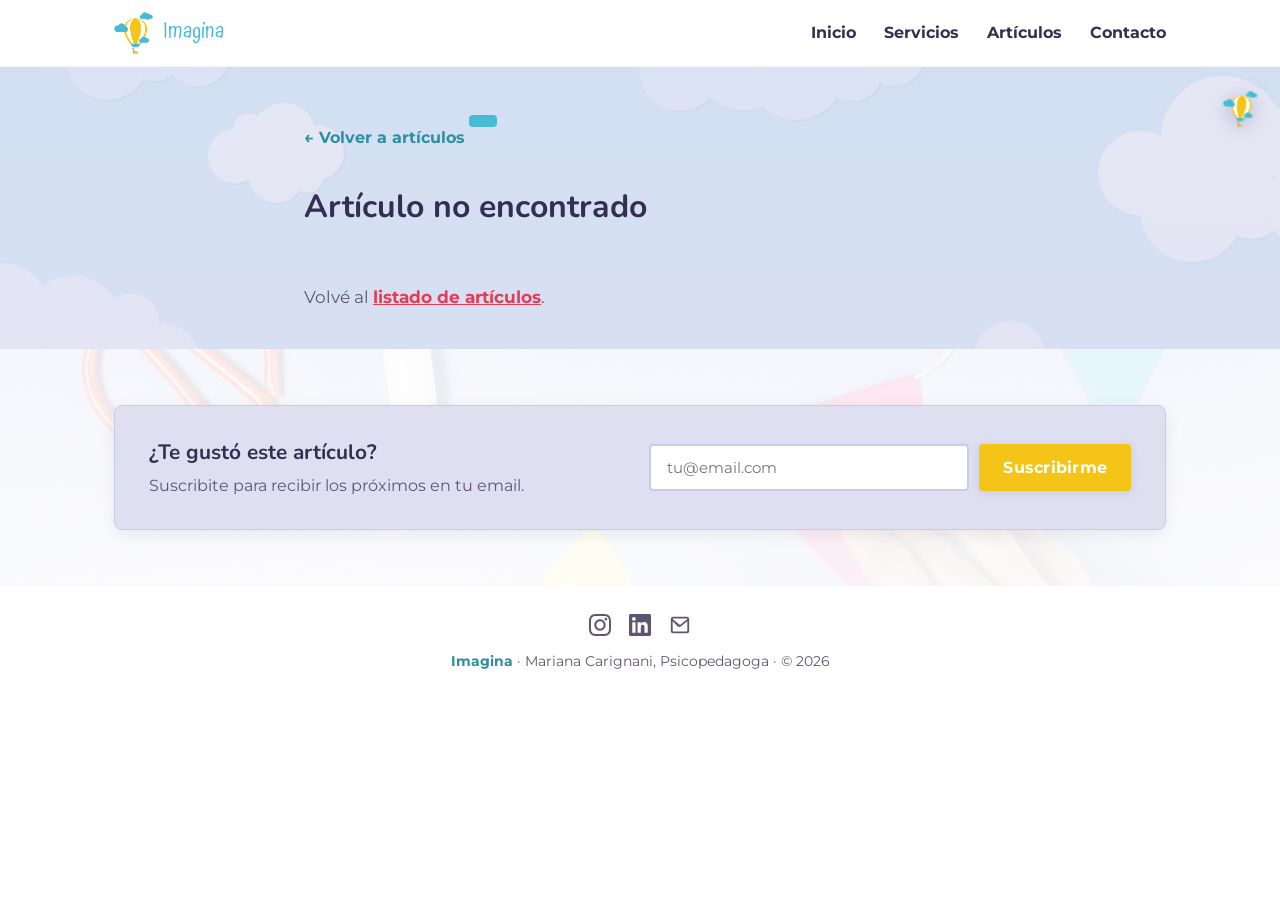
<file: articulo.html>
<!DOCTYPE html>
<html lang="es">
<head>
<meta charset="UTF-8" />
<meta name="viewport" content="width=device-width, initial-scale=1.0" />
<title id="pageTitle">Artículo | Imagina - Mariana Carignani</title>
<meta name="description" id="pageDescription" content="Artículos de Mariana Carignani, psicopedagoga." />
<link rel="icon" type="image/png" href="images/imagina_logo2.png" />
<link rel="preconnect" href="https://fonts.googleapis.com" />
<link rel="preconnect" href="https://fonts.gstatic.com" crossorigin />
<link href="https://fonts.googleapis.com/css2?family=Atma:wght@700&family=Montserrat:wght@400;500;600;700&family=Nunito:wght@600;700;800&display=swap" rel="stylesheet" />
<link rel="stylesheet" href="style.css" />
</head>
<body>

<div class="scroll-balloon" id="scrollBalloon" aria-hidden="true">
  <img src="images/imagina_balloon_clouds_icon.png" alt="" />
</div>

<header>
  <nav class="nav">
    <a href="index.html" class="nav-brand">
      <img src="images/imagina_balloon_clouds_icon.png" alt="Imagina" />
      Imagina
    </a>
    <button class="nav-toggle" id="navToggle" aria-label="Abrir menú">&#9776;</button>
    <ul class="nav-links" id="navLinks">
      <li><a href="index.html#inicio">Inicio</a></li>
      <li><a href="index.html#servicios">Servicios</a></li>
      <li><a href="articulos.html">Artículos</a></li>
      <li><a href="index.html#contacto">Contacto</a></li>
    </ul>
  </nav>
</header>

<main>
  <article class="article-page">
    <div class="container container-narrow">
      <a href="articulos.html" class="back-link">&larr; Volver a artículos</a>
      <span class="hero-eyebrow" id="articleDate"></span>
      <h1 id="articleTitle">Cargando...</h1>
      <img class="article-cover" id="articleCover" alt="" hidden />
      <div class="article-body" id="articleBody"></div>
    </div>
  </article>

  <section class="subscribe">
    <div class="container">
      <div class="subscribe-card">
        <div>
          <h2>¿Te gustó este artículo?</h2>
          <p>Suscribite para recibir los próximos en tu email.</p>
        </div>
        <form
          action="https://docs.google.com/forms/d/e/1FAIpQLSf7ktdU_nt_bHJPE6Hssg2Pkve2H6ifufruMVYyKSNsf1OWjg/formResponse"
          method="post"
          target="bd-hidden-article"
          class="subscribe-form"
          data-thanks="subscribeThanksArticle"
        >
          <input type="email" name="entry.1020811058" id="bd-email-2" placeholder="tu@email.com" required />
          <button type="submit" class="btn btn-primary">Suscribirme</button>
        </form>
        <iframe name="bd-hidden-article" style="display: none;" aria-hidden="true" title=""></iframe>
        <p class="subscribe-thanks" id="subscribeThanksArticle" hidden>¡Gracias! Revisá tu email, te va a llegar una confirmación.</p>
      </div>
    </div>
  </section>
</main>

<footer>
  <div class="footer-social">
    <a href="https://instagram.com/marianacarignani" target="_blank" rel="noopener noreferrer" aria-label="Instagram">
      <svg viewBox="0 0 24 24" width="22" height="22" fill="currentColor" aria-hidden="true"><path d="M12 2.163c3.204 0 3.584.012 4.85.07 3.252.148 4.771 1.691 4.919 4.919.058 1.265.069 1.645.069 4.849 0 3.205-.012 3.584-.069 4.849-.149 3.225-1.664 4.771-4.919 4.919-1.266.058-1.644.07-4.85.07-3.204 0-3.584-.012-4.849-.07-3.26-.149-4.771-1.699-4.919-4.92-.058-1.265-.07-1.644-.07-4.849 0-3.204.013-3.583.07-4.849.149-3.227 1.664-4.771 4.919-4.919 1.266-.057 1.645-.069 4.849-.069zm0-2.163c-3.259 0-3.667.014-4.947.072-4.358.2-6.78 2.618-6.98 6.98-.059 1.281-.073 1.689-.073 4.948 0 3.259.014 3.668.072 4.948.2 4.358 2.618 6.78 6.98 6.98 1.281.058 1.689.072 4.948.072 3.259 0 3.668-.014 4.948-.072 4.354-.2 6.782-2.618 6.979-6.98.059-1.28.073-1.689.073-4.948 0-3.259-.014-3.667-.072-4.947-.196-4.354-2.617-6.78-6.979-6.98-1.281-.059-1.69-.073-4.949-.073zm0 5.838c-3.403 0-6.162 2.759-6.162 6.162s2.759 6.163 6.162 6.163 6.162-2.759 6.162-6.163c0-3.403-2.759-6.162-6.162-6.162zm0 10.162c-2.209 0-4-1.79-4-4 0-2.209 1.791-4 4-4s4 1.791 4 4c0 2.21-1.791 4-4 4zm6.406-11.845c-.796 0-1.441.645-1.441 1.44s.645 1.44 1.441 1.44c.795 0 1.439-.645 1.439-1.44s-.644-1.44-1.439-1.44z"/></svg>
    </a>
    <a href="https://uy.linkedin.com/in/mariana-carignani-casanova-6621159a" target="_blank" rel="noopener noreferrer" aria-label="LinkedIn">
      <svg viewBox="0 0 24 24" width="22" height="22" fill="currentColor" aria-hidden="true"><path d="M20.447 20.452h-3.554v-5.569c0-1.328-.027-3.037-1.852-3.037-1.853 0-2.136 1.445-2.136 2.939v5.667H9.351V9h3.414v1.561h.046c.477-.9 1.637-1.85 3.37-1.85 3.601 0 4.267 2.37 4.267 5.455v6.286zM5.337 7.433c-1.144 0-2.063-.926-2.063-2.065 0-1.138.92-2.063 2.063-2.063 1.14 0 2.064.925 2.064 2.063 0 1.139-.925 2.065-2.064 2.065zm1.782 13.019H3.555V9h3.564v11.452zM22.225 0H1.771C.792 0 0 .774 0 1.729v20.542C0 23.227.792 24 1.771 24h20.451C23.2 24 24 23.227 24 22.271V1.729C24 .774 23.2 0 22.222 0h.003z"/></svg>
    </a>
    <a href="mailto:marianacarignani@gmail.com" aria-label="Email">
      <svg viewBox="0 0 24 24" width="22" height="22" fill="currentColor" aria-hidden="true"><path d="M2 5.5A2.5 2.5 0 0 1 4.5 3h15A2.5 2.5 0 0 1 22 5.5v13a2.5 2.5 0 0 1-2.5 2.5h-15A2.5 2.5 0 0 1 2 18.5v-13zm2.2.3 7.15 5.72a1 1 0 0 0 1.3 0L19.8 5.8a.5.5 0 0 0-.3-.8H4.5a.5.5 0 0 0-.3.8zM20 7.8l-6.85 5.48a3 3 0 0 1-3.8 0L4 7.8V18.5c0 .28.22.5.5.5h15a.5.5 0 0 0 .5-.5V7.8z"/></svg>
    </a>
  </div>
  <p><strong>Imagina</strong> · Mariana Carignani, Psicopedagoga · &copy; <span id="year"></span></p>
</footer>

<script src="script.js"></script>
<script src="articles.js"></script>
<script>renderArticle();</script>
</body>
</html>
</file>
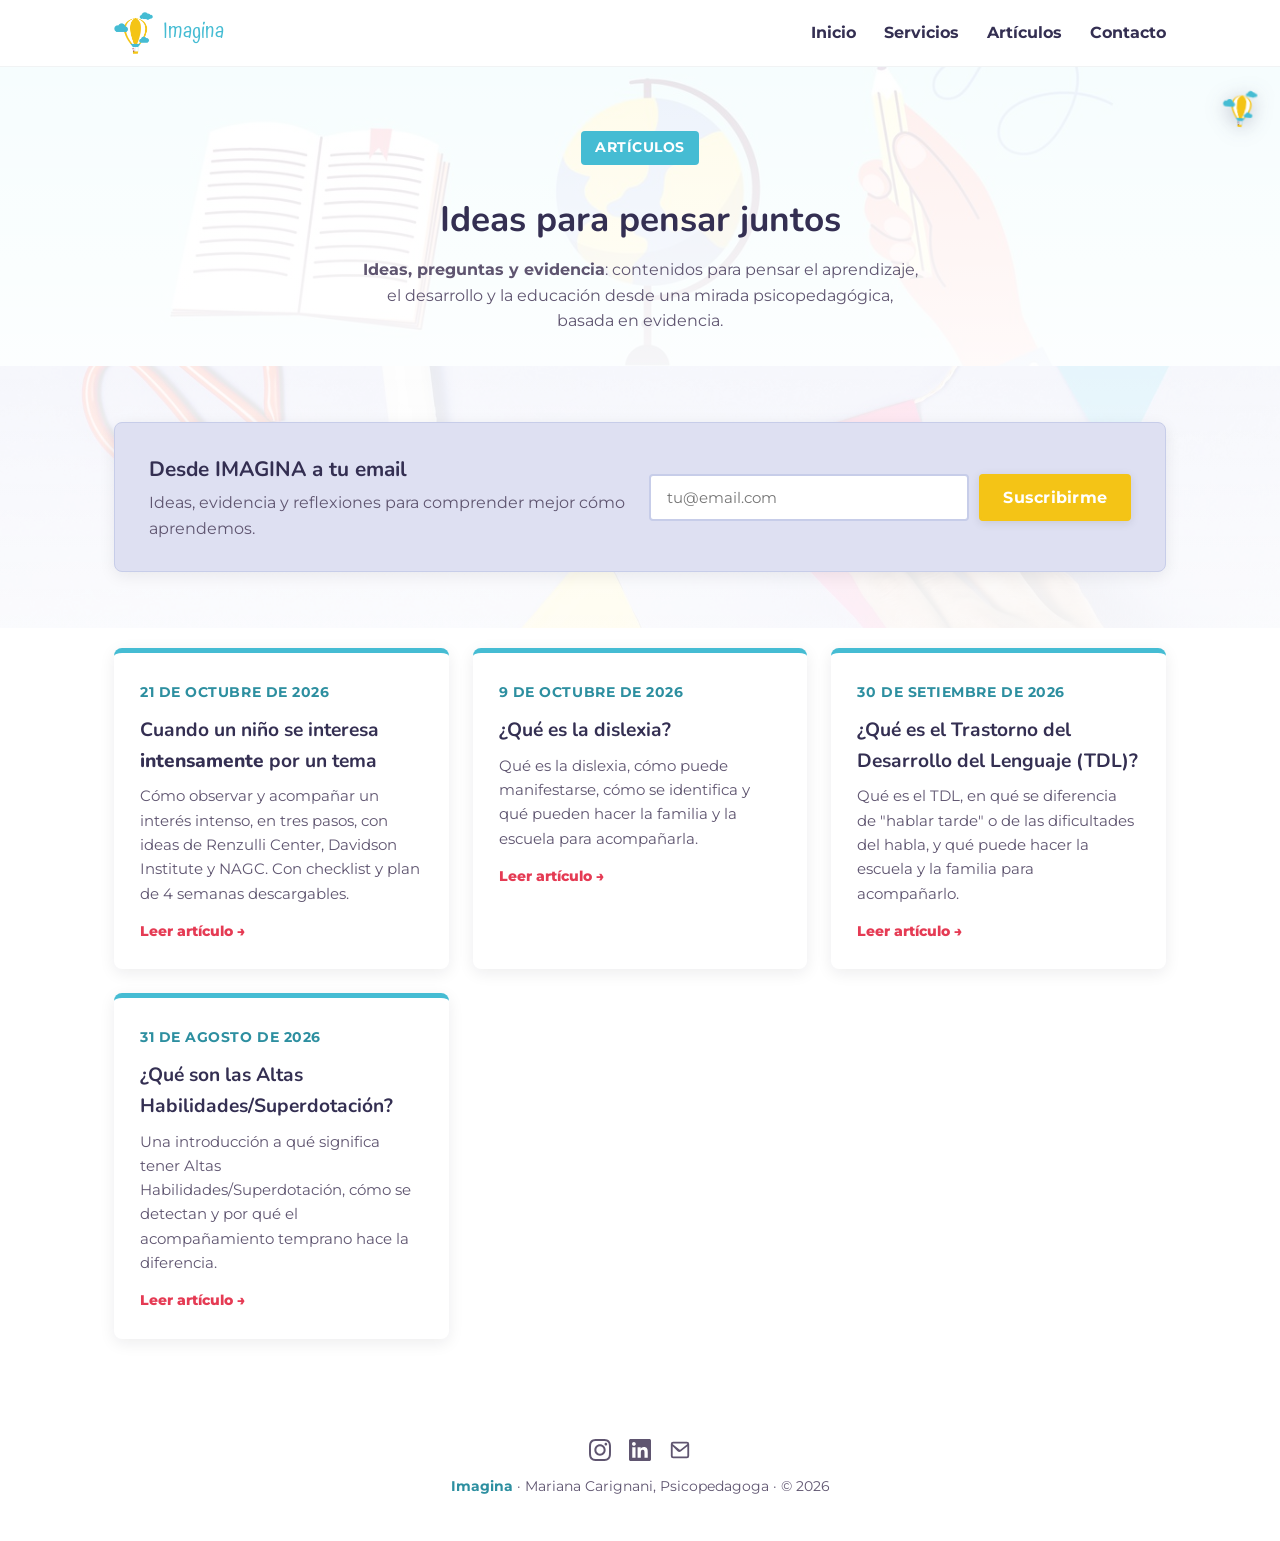
<file: articulos.html>
<!DOCTYPE html>
<html lang="es">
<head>
<meta charset="UTF-8" />
<meta name="viewport" content="width=device-width, initial-scale=1.0" />
<title>Artículos | Imagina - Mariana Carignani</title>
<meta name="description" content="Artículos de Mariana Carignani, psicopedagoga, sobre Altas Habilidades/Superdotación, inclusión educativa y acompañamiento a familias y docentes." />
<link rel="icon" type="image/png" href="images/imagina_logo2.png" />
<link rel="alternate" type="application/rss+xml" title="Imagina - Artículos" href="rss.xml" />
<link rel="preconnect" href="https://fonts.googleapis.com" />
<link rel="preconnect" href="https://fonts.gstatic.com" crossorigin />
<link href="https://fonts.googleapis.com/css2?family=Atma:wght@700&family=Montserrat:wght@400;500;600;700&family=Nunito:wght@600;700;800&display=swap" rel="stylesheet" />
<link rel="stylesheet" href="style.css" />
</head>
<body>

<div class="scroll-balloon" id="scrollBalloon" aria-hidden="true">
  <img src="images/imagina_balloon_clouds_icon.png" alt="" />
</div>

<header>
  <nav class="nav">
    <a href="index.html" class="nav-brand">
      <img src="images/imagina_balloon_clouds_icon.png" alt="Imagina" />
      Imagina
    </a>
    <button class="nav-toggle" id="navToggle" aria-label="Abrir menú">&#9776;</button>
    <ul class="nav-links" id="navLinks">
      <li><a href="index.html#inicio">Inicio</a></li>
      <li><a href="index.html#servicios">Servicios</a></li>
      <li><a href="articulos.html">Artículos</a></li>
      <li><a href="index.html#contacto">Contacto</a></li>
    </ul>
  </nav>
</header>

<main>
  <section class="page-header">
    <div class="container">
      <span class="hero-eyebrow">Artículos</span>
      <h1>Ideas para pensar juntos</h1>
      <p><strong>Ideas, preguntas y evidencia</strong>: contenidos para pensar el aprendizaje,<br />
        el desarrollo y la educación desde una mirada psicopedagógica,<br />
        basada en evidencia.</p>
    </div>
  </section>

  <section class="subscribe" id="suscribirme">
    <div class="container">
      <div class="subscribe-card">
        <div>
          <h2>Desde IMAGINA a tu email</h2>
          <p>Ideas, evidencia y reflexiones para comprender mejor cómo aprendemos.</p>
        </div>
        <form
          action="https://docs.google.com/forms/d/e/1FAIpQLSf7ktdU_nt_bHJPE6Hssg2Pkve2H6ifufruMVYyKSNsf1OWjg/formResponse"
          method="post"
          target="bd-hidden-list"
          class="subscribe-form"
          data-thanks="subscribeThanksList"
        >
          <input type="email" name="entry.1020811058" id="bd-email" placeholder="tu@email.com" required />
          <button type="submit" class="btn btn-primary">Suscribirme</button>
        </form>
        <iframe name="bd-hidden-list" style="display: none;" aria-hidden="true" title=""></iframe>
        <p class="subscribe-thanks" id="subscribeThanksList" hidden>¡Gracias! Revisá tu email, te va a llegar una confirmación.</p>
      </div>
    </div>
  </section>

  <section class="articles-list">
    <div class="container">
      <div class="articles-grid" id="articlesGrid">
        <p class="articles-empty" id="articlesEmpty" hidden>Todavía no hay artículos publicados. ¡Volvé pronto!</p>
      </div>
    </div>
  </section>
</main>

<footer>
  <div class="footer-social">
    <a href="https://instagram.com/marianacarignani" target="_blank" rel="noopener noreferrer" aria-label="Instagram">
      <svg viewBox="0 0 24 24" width="22" height="22" fill="currentColor" aria-hidden="true"><path d="M12 2.163c3.204 0 3.584.012 4.85.07 3.252.148 4.771 1.691 4.919 4.919.058 1.265.069 1.645.069 4.849 0 3.205-.012 3.584-.069 4.849-.149 3.225-1.664 4.771-4.919 4.919-1.266.058-1.644.07-4.85.07-3.204 0-3.584-.012-4.849-.07-3.26-.149-4.771-1.699-4.919-4.92-.058-1.265-.07-1.644-.07-4.849 0-3.204.013-3.583.07-4.849.149-3.227 1.664-4.771 4.919-4.919 1.266-.057 1.645-.069 4.849-.069zm0-2.163c-3.259 0-3.667.014-4.947.072-4.358.2-6.78 2.618-6.98 6.98-.059 1.281-.073 1.689-.073 4.948 0 3.259.014 3.668.072 4.948.2 4.358 2.618 6.78 6.98 6.98 1.281.058 1.689.072 4.948.072 3.259 0 3.668-.014 4.948-.072 4.354-.2 6.782-2.618 6.979-6.98.059-1.28.073-1.689.073-4.948 0-3.259-.014-3.667-.072-4.947-.196-4.354-2.617-6.78-6.979-6.98-1.281-.059-1.69-.073-4.949-.073zm0 5.838c-3.403 0-6.162 2.759-6.162 6.162s2.759 6.163 6.162 6.163 6.162-2.759 6.162-6.163c0-3.403-2.759-6.162-6.162-6.162zm0 10.162c-2.209 0-4-1.79-4-4 0-2.209 1.791-4 4-4s4 1.791 4 4c0 2.21-1.791 4-4 4zm6.406-11.845c-.796 0-1.441.645-1.441 1.44s.645 1.44 1.441 1.44c.795 0 1.439-.645 1.439-1.44s-.644-1.44-1.439-1.44z"/></svg>
    </a>
    <a href="https://uy.linkedin.com/in/mariana-carignani-casanova-6621159a" target="_blank" rel="noopener noreferrer" aria-label="LinkedIn">
      <svg viewBox="0 0 24 24" width="22" height="22" fill="currentColor" aria-hidden="true"><path d="M20.447 20.452h-3.554v-5.569c0-1.328-.027-3.037-1.852-3.037-1.853 0-2.136 1.445-2.136 2.939v5.667H9.351V9h3.414v1.561h.046c.477-.9 1.637-1.85 3.37-1.85 3.601 0 4.267 2.37 4.267 5.455v6.286zM5.337 7.433c-1.144 0-2.063-.926-2.063-2.065 0-1.138.92-2.063 2.063-2.063 1.14 0 2.064.925 2.064 2.063 0 1.139-.925 2.065-2.064 2.065zm1.782 13.019H3.555V9h3.564v11.452zM22.225 0H1.771C.792 0 0 .774 0 1.729v20.542C0 23.227.792 24 1.771 24h20.451C23.2 24 24 23.227 24 22.271V1.729C24 .774 23.2 0 22.222 0h.003z"/></svg>
    </a>
    <a href="mailto:marianacarignani@gmail.com" aria-label="Email">
      <svg viewBox="0 0 24 24" width="22" height="22" fill="currentColor" aria-hidden="true"><path d="M2 5.5A2.5 2.5 0 0 1 4.5 3h15A2.5 2.5 0 0 1 22 5.5v13a2.5 2.5 0 0 1-2.5 2.5h-15A2.5 2.5 0 0 1 2 18.5v-13zm2.2.3 7.15 5.72a1 1 0 0 0 1.3 0L19.8 5.8a.5.5 0 0 0-.3-.8H4.5a.5.5 0 0 0-.3.8zM20 7.8l-6.85 5.48a3 3 0 0 1-3.8 0L4 7.8V18.5c0 .28.22.5.5.5h15a.5.5 0 0 0 .5-.5V7.8z"/></svg>
    </a>
  </div>
  <p><strong>Imagina</strong> · Mariana Carignani, Psicopedagoga · &copy; <span id="year"></span></p>
</footer>

<script src="script.js"></script>
<script src="articles.js"></script>
<script>renderArticlesList();</script>
</body>
</html>
</file>
<file: style.css>
:root {
  /* Paleta oficial del logo de Imagina. */
  --yellow: #f4c416;
  --yellow-dark: #e0a800;
  --teal: #45bcd3;
  --teal-dark: #2d8fa0;
  --navy: #342f52;
  --coral: #e53b54;
  --lavender: #dee0f2;
  --lavender-dark: #c7cde9;
  --sand: #f2cc8d;
  --orange-muted: #c9793d;
  --green: #4f9d69;
  --pink: #eab4ba;
  --pink-light: #f8cbcf;
  --muted: #5f5570;
  --cream: #ffffff;
  --ink: #2b2b2b;
  --radius: 8px;
  --shadow: 0 4px 16px rgba(22, 30, 42, 0.08);
}

* {
  box-sizing: border-box;
}

html {
  scroll-behavior: smooth;
}

body {
  margin: 0;
  font-family: "Montserrat", "Segoe UI", sans-serif;
  color: var(--ink);
  background: var(--cream);
  line-height: 1.6;
}

h1, h2, h3 {
  font-family: "Nunito", "Montserrat", sans-serif;
  font-weight: 700;
  color: var(--navy);
  margin: 0;
}

a {
  text-decoration: none;
  color: inherit;
}

img {
  max-width: 100%;
  display: block;
}

.container {
  max-width: 1100px;
  margin: 0 auto;
  padding: 0 24px;
}

/* Header */
header {
  position: sticky;
  top: 0;
  z-index: 10;
  background: rgba(255, 255, 255, 0.92);
  backdrop-filter: blur(6px);
  border-bottom: 1px solid rgba(31, 58, 77, 0.06);
}

.nav {
  display: flex;
  align-items: center;
  justify-content: space-between;
  padding: 12px 24px;
  max-width: 1100px;
  margin: 0 auto;
}

.nav-brand {
  display: flex;
  align-items: center;
  gap: 10px;
  font-family: "Atma", sans-serif;
  font-size: 1.3rem;
  color: var(--teal);
}

.nav-brand img {
  height: 42px;
  width: auto;
}

.nav-links {
  display: flex;
  gap: 28px;
  list-style: none;
  margin: 0;
  padding: 0;
  font-weight: 700;
}

.nav-links a {
  color: var(--navy);
  transition: color 0.2s ease;
}

.nav-links a:hover {
  color: var(--teal-dark);
}

/* Hero */
.hero {
  position: relative;
  overflow: hidden;
  padding: 64px 0 40px;
  background:
    linear-gradient(180deg, rgba(255, 255, 255, 0.15) 0%, rgba(255, 255, 255, 0.55) 100%),
    url("images/cielo-hero-index.jpg") center / cover no-repeat;
  background-attachment: scroll, fixed;
}

.hero .container {
  display: grid;
  grid-template-columns: 1.25fr 0.75fr;
  gap: 40px;
  align-items: center;
}

.hero-eyebrow {
  display: inline-block;
  background: var(--teal);
  color: white;
  font-weight: 700;
  font-size: 0.85rem;
  letter-spacing: 0.04em;
  text-transform: uppercase;
  padding: 6px 14px;
  border-radius: 4px;
  margin-bottom: 16px;
}

.hero h1 {
  font-size: 2.6rem;
  line-height: 1.15;
  margin-bottom: 14px;
}

.hero h1 span {
  color: var(--teal-dark);
}

.hero p {
  font-size: 1.2rem;
  color: var(--muted);
  max-width: 58ch;
  margin-bottom: 24px;
}

.hero-credentials {
  list-style: none;
  padding: 0;
  margin: 0 0 28px;
  display: flex;
  flex-direction: column;
  gap: 8px;
}

.hero-credentials li {
  display: flex;
  align-items: flex-start;
  gap: 10px;
  font-weight: 600;
  color: var(--navy);
}

.hero-credentials li::before {
  content: "";
  min-width: 8px;
  height: 8px;
  border-radius: 50%;
  background: var(--yellow);
  margin-top: 8px;
}

.hero-actions {
  display: flex;
  gap: 14px;
  flex-wrap: wrap;
}

.btn {
  display: inline-flex;
  align-items: center;
  gap: 8px;
  padding: 13px 28px;
  border-radius: 4px;
  font-weight: 700;
  font-family: "Montserrat", sans-serif;
  letter-spacing: 0.25px;
  font-size: 1rem;
  transition: filter 0.15s ease, transform 0.15s ease;
  border: 2px solid transparent;
  cursor: pointer;
  box-shadow: 0 2px 10px rgba(0, 0, 0, 0.1);
}

.btn-primary {
  background: var(--yellow);
  border-color: var(--yellow);
  color: white;
}

.btn-secondary {
  background: transparent;
  color: var(--teal-dark);
  border: 2px solid var(--teal-dark);
  box-shadow: none;
}

.btn:hover {
  filter: brightness(1.1);
  transform: translateY(-1px);
}

.hero-image {
  position: relative;
  text-align: center;
}

.hero-image img {
  margin: 0 auto;
  max-width: 340px;
  filter: drop-shadow(0 20px 30px rgba(31, 58, 77, 0.18));
  animation: float 5s ease-in-out infinite;
}

@keyframes float {
  0%, 100% { transform: translateY(0); }
  50% { transform: translateY(-14px); }
}

/* Sections */
section {
  padding: 72px 0;
}

.section-header {
  text-align: center;
  max-width: 640px;
  margin: 0 auto 44px;
}

.section-eyebrow {
  color: var(--teal-dark);
  font-weight: 800;
  text-transform: uppercase;
  letter-spacing: 0.06em;
  font-size: 0.85rem;
  margin-bottom: 8px;
  display: block;
}

.section-header h2 {
  font-size: 2rem;
  margin-bottom: 10px;
}

.section-header p {
  color: var(--muted);
}

/* About */
.about {
  background:
    linear-gradient(180deg, rgba(222, 224, 242, 0.8) 0%, rgba(222, 224, 242, 0.88) 100%),
    url("images/cielo-hero-index.jpg") center / cover no-repeat;
  background-attachment: scroll, fixed;
  text-align: center;
}

.about-text h2 {
  margin-bottom: 24px;
}

.about-text .lead {
  font-size: 1.1rem;
  color: var(--muted);
  max-width: 62ch;
  margin: 0 0 18px;
  text-align: left;
}

/* Services */
.services {
  background: linear-gradient(180deg, rgba(69, 188, 211, 0.22) 0%, var(--cream) 100%);
}

/* Services map */
.services-map {
  position: relative;
}

.map-line {
  position: absolute;
  top: 0;
  bottom: 0;
  left: 50%;
  width: 70px;
  transform: translateX(-50%);
  z-index: 0;
  pointer-events: none;
}

.map-line svg {
  width: 100%;
  height: 100%;
}

.map-line path {
  fill: none;
  stroke: var(--lavender-dark);
  stroke-width: 4;
  stroke-linecap: round;
  stroke-dasharray: 2 16;
}

.map-balloon {
  position: absolute;
  top: 0;
  left: 50%;
  transform: translateX(-50%);
  width: 42px;
  z-index: 2;
  pointer-events: none;
  filter: drop-shadow(0 6px 10px rgba(52, 47, 82, 0.25));
  transition: top 0.05s linear, transform 0.2s ease-out;
}

.map-balloon img {
  display: block;
  width: 100%;
}

.map-stop {
  position: relative;
  z-index: 1;
  display: grid;
  grid-template-columns: 1fr 60px 1fr;
  align-items: center;
  gap: 24px;
  padding: 20px 0;
}

.map-marker {
  grid-column: 2;
  width: 40px;
  height: 40px;
  border-radius: 50%;
  background: var(--lavender-dark);
  color: white;
  display: flex;
  align-items: center;
  justify-content: center;
  font-family: "Nunito", sans-serif;
  font-weight: 800;
  font-size: 1.1rem;
  transition: background 0.4s ease, transform 0.4s ease;
}

.js-ready .map-stop.revealed .map-marker {
  background: var(--marker-color);
  transform: scale(1.1);
}

.map-stop:nth-child(odd) .service-card {
  grid-column: 1;
}

.map-stop:nth-child(even) .service-card {
  grid-column: 3;
}

.service-card {
  background: var(--cream);
  border-radius: var(--radius);
  padding: 30px 26px;
  box-shadow: var(--shadow);
  border-top: 5px solid var(--marker-color, var(--yellow));
  transition: transform 0.2s ease, opacity 0.5s ease, translate 0.5s ease;
}

.js-ready .map-stop .service-card {
  opacity: 0;
  translate: 0 24px;
}

.js-ready .map-stop.revealed .service-card {
  opacity: 1;
  translate: 0 0;
}

.service-card:hover {
  transform: translateY(-6px);
}

.service-icon {
  width: 54px;
  height: 54px;
  border-radius: 8px;
  background: var(--marker-color, var(--yellow));
  display: flex;
  align-items: center;
  justify-content: center;
  font-size: 1.5rem;
  margin-bottom: 18px;
}

.service-card h3 {
  font-size: 1.15rem;
  margin-bottom: 10px;
}

.service-card p {
  color: var(--muted);
  font-size: 0.96rem;
  margin: 0 0 8px;
}

.service-card ul {
  margin: 0;
  padding-left: 20px;
  color: var(--muted);
  font-size: 0.96rem;
}

.service-card ul li {
  margin-bottom: 4px;
}

.service-card ul li:last-child {
  margin-bottom: 0;
}

/* FAQ */
.faq {
  background: linear-gradient(180deg, var(--cream) 0%, rgba(222, 224, 242, 0.5) 45%, var(--cream) 100%);
}

.faq-layout {
  display: grid;
  grid-template-columns: minmax(260px, 340px) minmax(0, 1fr);
  gap: 56px;
  align-items: start;
}

/* Sin esto, la fila de filtros estira la columna y la página se desborda en el celular */
.faq-layout > * {
  min-width: 0;
}

.faq-intro {
  position: sticky;
  top: 100px;
}

.faq-intro h2 {
  font-size: 2rem;
  margin-bottom: 10px;
}

.faq-intro > p {
  color: var(--muted);
  margin: 0 0 28px;
}

/* Colores por tema (mismos que el resto del sitio) */
.faq-familias { --faq-color: var(--yellow); }
.faq-ahs { --faq-color: var(--teal); }
.faq-escuelas { --faq-color: var(--green); }
.faq-empezar { --faq-color: var(--coral); }

.faq-dot {
  width: 8px;
  height: 8px;
  border-radius: 50%;
  background: var(--faq-color, var(--navy));
  flex-shrink: 0;
}

/* Filtros: solo se muestran si hay JS (sin JS se ven todas las preguntas) */
.faq-filters {
  display: none;
  flex-direction: column;
  align-items: flex-start;
  gap: 6px;
  margin-bottom: 28px;
}

.faq.js-ready .faq-filters {
  display: flex;
}

.faq-filter {
  display: inline-flex;
  align-items: center;
  gap: 10px;
  padding: 8px 14px;
  border: 1px solid transparent;
  border-radius: 999px;
  background: transparent;
  font: 600 0.92rem "Montserrat", sans-serif;
  color: var(--muted);
  cursor: pointer;
  text-align: left;
  transition: background 0.2s ease, color 0.2s ease, border-color 0.2s ease;
}

.faq-filter:hover {
  background: white;
  color: var(--navy);
}

.faq-filter[aria-pressed="true"] {
  background: white;
  border-color: var(--lavender-dark);
  color: var(--navy);
  box-shadow: var(--shadow);
}

.faq-filter:focus-visible {
  outline: 3px solid var(--teal);
  outline-offset: 2px;
}

.faq-cta {
  padding: 22px 24px;
  border-radius: var(--radius);
  background: var(--navy);
  color: white;
}

.faq-cta-mobile {
  display: none;
  margin-top: 8px;
  text-align: center;
}

.faq-cta p {
  margin: 0 0 16px;
  line-height: 1.5;
}

/* Lista de preguntas */
.faq-list {
  display: flex;
  flex-direction: column;
  gap: 12px;
}

.faq-item {
  background: white;
  border-radius: var(--radius);
  box-shadow: var(--shadow);
  border-left: 4px solid var(--faq-color);
  transition: box-shadow 0.2s ease;
}

.faq-item:hover,
.faq-item[open] {
  box-shadow: 0 8px 24px rgba(22, 30, 42, 0.12);
}

.faq-item[hidden] {
  display: none;
}

.faq-item summary {
  list-style: none;
  cursor: pointer;
  display: flex;
  align-items: center;
  gap: 18px;
  padding: 18px 20px 18px 22px;
}

.faq-item summary::-webkit-details-marker {
  display: none;
}

.faq-item summary:focus-visible {
  outline: 3px solid var(--teal);
  outline-offset: 2px;
  border-radius: var(--radius);
}

.faq-question {
  flex: 1;
  font-family: "Nunito", "Montserrat", sans-serif;
  font-weight: 800;
  font-size: 1.05rem;
  line-height: 1.35;
  color: var(--navy);
}

.faq-tag {
  display: flex;
  align-items: center;
  gap: 8px;
  margin-bottom: 6px;
  font-family: "Montserrat", sans-serif;
  font-size: 0.72rem;
  font-weight: 700;
  letter-spacing: 0.06em;
  text-transform: uppercase;
  color: var(--muted);
}

/* Ícono: un "+" que gira y se vuelve "×" al abrir */
.faq-icon {
  position: relative;
  flex-shrink: 0;
  width: 34px;
  height: 34px;
  border-radius: 50%;
  background: var(--lavender);
  transition: background 0.25s ease, transform 0.3s ease;
}

.faq-icon::before,
.faq-icon::after {
  content: "";
  position: absolute;
  top: 50%;
  left: 50%;
  width: 12px;
  height: 2px;
  margin: -1px 0 0 -6px;
  border-radius: 2px;
  background: var(--navy);
}

.faq-icon::after {
  transform: rotate(90deg);
}

.faq-item summary:hover .faq-icon {
  background: var(--lavender-dark);
}

.faq-item[open] .faq-icon {
  background: var(--yellow);
  transform: rotate(45deg);
}

.faq-answer {
  padding: 0 70px 22px 22px;
  color: var(--muted);
  line-height: 1.7;
}

.faq-answer p {
  margin: 0;
  padding-top: 14px;
  border-top: 1px solid var(--lavender);
}

/* Apertura animada en navegadores que lo soportan; en el resto abre sin animación */
@supports (interpolate-size: allow-keywords) {
  .faq-item {
    interpolate-size: allow-keywords;
  }

  .faq-item::details-content {
    block-size: 0;
    overflow: hidden;
    transition: block-size 0.3s ease, content-visibility 0.3s allow-discrete;
  }

  .faq-item[open]::details-content {
    block-size: auto;
  }
}

@media (prefers-reduced-motion: reduce) {
  .faq-item::details-content,
  .faq-icon {
    transition: none;
  }
}

@media (max-width: 860px) {
  .faq-layout {
    grid-template-columns: minmax(0, 1fr);
    gap: 28px;
  }

  .faq-intro {
    position: static;
    text-align: center;
  }

  /* Filtros: en el celular se acomodan en varias líneas, centrados */
  .faq.js-ready .faq-filters {
    flex-direction: row;
    flex-wrap: wrap;
    justify-content: center;
    gap: 8px;
    margin-bottom: 4px;
  }

  .faq-filter {
    padding: 7px 13px;
    font-size: 0.88rem;
    background: white;
    border-color: var(--lavender-dark);
  }

  .faq-cta {
    display: none;
  }

  .faq-cta-mobile {
    display: block;
  }

  .faq-item summary {
    padding: 16px 16px 16px 18px;
    gap: 14px;
  }

  .faq-answer {
    padding: 0 18px 20px;
  }
}

/* Articles preview (home) */
.articles-preview {
  background: white;
}

.articles-preview-cta {
  text-align: center;
  margin-top: 32px;
}

/* Contact */
.contact {
  background: linear-gradient(180deg, var(--cream) 0%, var(--lavender) 100%);
}

.contact-card {
  background: var(--navy);
  border-radius: var(--radius);
  padding: 48px;
  display: grid;
  grid-template-columns: 1fr auto;
  align-items: center;
  gap: 30px;
  color: white;
  box-shadow: var(--shadow);
}

.contact-card h2 {
  color: white;
  font-size: 1.8rem;
  margin-bottom: 10px;
}

.contact-card p {
  color: var(--lavender);
  max-width: 42ch;
  margin: 0 0 8px;
}

.contact-card p:last-child {
  margin-bottom: 0;
}

.contact-links {
  display: flex;
  flex-direction: column;
  gap: 14px;
}

.contact-link {
  display: flex;
  align-items: center;
  gap: 12px;
  background: rgba(255, 255, 255, 0.08);
  padding: 14px 22px;
  border-radius: 6px;
  font-weight: 700;
  transition: background 0.2s ease;
  white-space: nowrap;
}

.contact-link:hover {
  background: var(--teal);
}

.contact-link .icon {
  display: inline-flex;
  align-items: center;
}

/* Page header (non-hero pages) */
.page-header {
  padding: 64px 0 32px;
  text-align: center;
  background:
    linear-gradient(180deg, rgba(255, 255, 255, 0.88) 0%, rgba(255, 255, 255, 0.96) 100%),
    url("images/education-icons.jpg") center / cover no-repeat;
}

.page-header h1 {
  font-size: 2.2rem;
  margin: 10px 0;
}

.page-header p {
  color: var(--muted);
  max-width: 560px;
  margin: 0 auto;
}

.container-narrow {
  max-width: 720px;
}

/* Subscribe box */
.subscribe {
  padding: 56px 0;
  background:
    linear-gradient(180deg, rgba(255, 255, 255, 0.9) 0%, rgba(255, 255, 255, 0.94) 100%),
    url("images/hero-craft-bunting.jpg") center 30% / cover no-repeat;
}

.subscribe-card {
  background: var(--lavender);
  border: 1px solid var(--lavender-dark);
  border-radius: var(--radius);
  padding: 30px 34px;
  display: grid;
  grid-template-columns: 1fr auto;
  align-items: center;
  gap: 24px;
  box-shadow: var(--shadow);
}

.subscribe-card h2 {
  font-size: 1.3rem;
  margin-bottom: 4px;
}

.subscribe-card p {
  margin: 0;
  color: var(--muted);
}

.subscribe-form {
  display: flex;
  gap: 10px;
  flex-wrap: wrap;
}

.subscribe-form input[type="email"] {
  padding: 12px 16px;
  border-radius: 4px;
  border: 2px solid var(--lavender-dark);
  font-family: inherit;
  font-size: 0.95rem;
  min-width: 320px;
}

.subscribe-form input[type="email"]:focus {
  outline: none;
  border-color: var(--teal);
}

.subscribe-form .btn {
  padding: 12px 22px;
}

.subscribe-thanks {
  grid-column: 1 / -1;
  margin: 0;
  font-weight: 600;
  color: var(--teal);
}

/* Articles list */
.articles-list {
  padding-top: 20px;
}

.articles-grid {
  display: grid;
  grid-template-columns: repeat(auto-fit, minmax(280px, 1fr));
  gap: 24px;
}

.article-card {
  display: block;
  background: white;
  border-radius: var(--radius);
  overflow: hidden;
  box-shadow: var(--shadow);
  border-top: 5px solid var(--teal);
  transition: transform 0.2s ease;
}

.article-card:hover {
  transform: translateY(-6px);
}

.article-card-cover {
  width: 100%;
  height: 160px;
  object-fit: cover;
  display: block;
}

.article-card-body {
  padding: 26px;
}

.article-date {
  color: var(--teal-dark);
  font-weight: 700;
  font-size: 0.85rem;
  text-transform: uppercase;
  letter-spacing: 0.04em;
}

.article-card h3 {
  font-size: 1.2rem;
  margin: 10px 0 8px;
}

.article-card h3 strong {
  font-weight: 800;
}

.article-card p {
  color: var(--muted);
  font-size: 0.95rem;
  margin: 0 0 12px;
}

.article-read-more {
  color: var(--coral);
  font-weight: 800;
  font-size: 0.9rem;
}

.articles-empty {
  grid-column: 1 / -1;
  text-align: center;
  color: var(--muted);
  padding: 40px 0;
}

/* Reviews */
.reviews {
  background: linear-gradient(180deg, var(--cream) 0%, rgba(242, 204, 141, 0.3) 100%);
}

.reviews-grid {
  display: grid;
  grid-template-columns: repeat(auto-fit, minmax(280px, 1fr));
  gap: 24px;
}

.review-card {
  position: relative;
  background: white;
  border-radius: var(--radius);
  box-shadow: var(--shadow);
  padding: 30px 28px 26px;
  border-top: 5px solid var(--yellow);
}

.review-quote-mark {
  display: block;
  font-family: "Nunito", sans-serif;
  font-size: 3rem;
  line-height: 1;
  color: var(--yellow);
  font-weight: 800;
  margin-bottom: 4px;
}

.review-text {
  color: var(--ink);
  font-size: 1rem;
  margin: 0 0 20px;
}

.review-author {
  display: flex;
  flex-direction: column;
  gap: 2px;
}

.review-name {
  font-weight: 700;
  color: var(--navy);
}

.review-role {
  color: var(--teal-dark);
  font-size: 0.85rem;
  font-weight: 700;
  text-transform: uppercase;
  letter-spacing: 0.04em;
}

.reviews-cta {
  text-align: center;
  margin-top: 36px;
}

/* Single article page */
.article-page {
  padding: 48px 0 20px;
  background:
    linear-gradient(180deg, rgba(222, 224, 242, 0.75) 0%, rgba(222, 224, 242, 0.85) 100%),
    url("images/cielo-hero-index.jpg") center / cover no-repeat;
  background-attachment: scroll, fixed;
}

.back-link {
  display: inline-block;
  margin-bottom: 20px;
  color: var(--teal-dark);
  font-weight: 700;
}

.article-page h1 {
  font-size: 2rem;
  margin: 10px 0 24px;
}

.article-page h1 strong {
  font-weight: 800;
}

.article-cover {
  width: 100%;
  max-height: 360px;
  object-fit: cover;
  border-radius: var(--radius);
  box-shadow: var(--shadow);
  margin-bottom: 28px;
}

.article-body {
  font-size: 1.05rem;
  color: var(--muted);
}

.article-body h2 {
  font-size: 1.35rem;
  margin: 32px 0 12px;
  color: var(--teal-dark);
}

.article-body p {
  margin: 0 0 18px;
}

.article-body h3 {
  font-size: 1.1rem;
  margin: 22px 0 10px;
  color: var(--navy);
}

.article-body ul {
  margin: 0 0 18px 20px;
  padding: 0;
}

.article-body li {
  margin-bottom: 8px;
}

.article-body blockquote {
  background: var(--sand);
  border-left: 4px solid var(--yellow-dark);
  border-radius: 4px;
  margin: 0 0 24px;
  padding: 14px 20px;
  font-style: italic;
  color: var(--ink);
}

.article-body blockquote p {
  margin: 0;
}

.article-body .article-figure {
  margin: 0 0 24px;
  text-align: center;
}

.article-body .article-figure img {
  max-width: 340px;
  margin: 0 auto;
  border-radius: var(--radius);
  box-shadow: var(--shadow);
}

.article-body .article-figure figcaption {
  margin-top: 10px;
  font-size: 0.85rem;
  color: var(--muted);
}

.article-body a {
  color: var(--coral);
  font-weight: 700;
  text-decoration: underline;
}

.article-body .article-references {
  font-size: 0.9rem;
  color: var(--muted);
  word-break: break-word;
}

.article-body .article-references a {
  font-weight: 400;
}

/* Componentes "ricos" reutilizables para artículos (recuadros, tarjetas, recursos) */
.article-body .lead {
  font-size: 1.2rem;
  color: var(--muted);
  border-left: 4px solid var(--yellow);
  padding-left: 18px;
  margin: 0 0 24px;
}

.article-body .lead strong {
  color: var(--navy);
}

.article-body .statement {
  background: var(--navy);
  color: #fff;
  border-radius: var(--radius);
  padding: 24px 28px;
  margin: 0 0 24px;
}

.article-body .statement p {
  margin: 0;
  font-size: 1.3rem;
  line-height: 1.4;
}

.article-body .statement em {
  color: var(--yellow);
  font-style: normal;
}

.article-body .pill-list {
  display: flex;
  flex-wrap: wrap;
  gap: 10px;
  margin: 0 0 20px;
  padding: 0;
  list-style: none;
}

.article-body .pill-list li {
  background: var(--pink-light);
  color: var(--navy);
  border-radius: 999px;
  padding: 6px 16px;
  font-weight: 700;
  font-size: 0.95rem;
  margin: 0;
}

.article-body .pill-list li::before {
  content: "✕ ";
  color: var(--coral);
}

.article-body .card-grid {
  display: grid;
  grid-template-columns: repeat(auto-fit, minmax(190px, 1fr));
  gap: 20px;
  margin: 0 0 24px;
}

.article-body .card-grid.plan-grid {
  grid-template-columns: repeat(2, 1fr);
}

.article-body .card-grid .card {
  background: #fff;
  border-radius: var(--radius);
  padding: 22px 22px 16px;
  box-shadow: var(--shadow);
  border-top: 5px solid var(--teal);
}

.article-body .card-grid .card.alt {
  border-top-color: var(--yellow);
}

.article-body .card-grid .card h3 {
  margin-top: 0;
}

.article-body .card-grid .card .ic {
  width: 62px;
  height: 62px;
  border-radius: 50%;
  background: var(--lavender);
  display: flex;
  align-items: center;
  justify-content: center;
  margin-bottom: 10px;
}

.article-body .card-grid .card .ic svg {
  width: 40px;
  height: 40px;
}

.article-body .card-grid .card ul {
  margin: 0;
  padding: 0;
  list-style: none;
}

.article-body .card-grid .card li {
  position: relative;
  padding-left: 22px;
  margin-bottom: 10px;
  font-size: 0.95rem;
}

.article-body .card-grid .card li::before {
  content: "";
  position: absolute;
  left: 0;
  top: 6px;
  width: 10px;
  height: 10px;
  border-radius: 50%;
  background: var(--teal);
}

.article-body .card-grid .card.alt li::before {
  background: var(--yellow);
}

.article-body .box {
  background: var(--lavender);
  border-radius: var(--radius);
  padding: 20px 24px;
  margin: 0 0 24px;
}

.article-body .box h3 {
  margin-top: 0;
}

.article-body .box p:last-child {
  margin-bottom: 0;
}

.article-body .callout-question {
  background: #fff;
  border: 2px solid var(--teal);
  border-radius: var(--radius);
  padding: 18px 22px;
  margin: 0 0 20px;
}

.article-body .callout-question strong {
  font-size: 1.15rem;
  color: var(--teal-dark);
}

.article-body .callout-question.negative {
  border-color: var(--pink);
  background: var(--pink-light);
}

.article-body .callout-question.negative strong {
  color: var(--coral);
}

.article-body .resources {
  background: var(--lavender);
  border: 2px dashed var(--lavender-dark);
  border-radius: var(--radius);
  padding: 28px 24px;
  margin: 24px 0;
}

.article-body .resources h3 {
  margin-top: 0;
  text-align: center;
}

.article-body .resource-grid {
  display: grid;
  grid-template-columns: 1fr 1fr;
  gap: 18px;
  margin-top: 18px;
}

.article-body .resource-card {
  background: #fff;
  border-radius: var(--radius);
  padding: 20px;
  box-shadow: var(--shadow);
}

.article-body .resource-card .resource-tag {
  display: inline-block;
  background: var(--teal);
  color: #fff;
  font-weight: 700;
  letter-spacing: 0.04em;
  text-transform: uppercase;
  font-size: 0.7rem;
  padding: 3px 10px;
  border-radius: 999px;
  margin-bottom: 10px;
}

.article-body .resource-card.doc .resource-tag {
  background: var(--yellow);
  color: var(--navy);
}

.article-body .resource-card h4 {
  margin: 0 0 8px;
  color: var(--navy);
  font-size: 1.05rem;
}

.article-body .resource-card p {
  font-size: 0.9rem;
  margin-bottom: 14px;
}

.article-body .resource-card .btn-download {
  display: inline-block;
  background: var(--teal-dark);
  color: #fff;
  text-decoration: none;
  font-weight: 700;
  padding: 10px 18px;
  border-radius: 999px;
  font-size: 0.85rem;
}

.article-body .resource-card.doc .btn-download {
  background: var(--yellow);
  color: var(--navy);
}

.article-body .resource-gate {
  display: flex;
  flex-wrap: wrap;
  gap: 8px;
}

.article-body .resource-gate[hidden] {
  display: none;
}

.article-body .resource-gate input[type="email"] {
  flex: 1 1 140px;
  min-width: 0;
  padding: 10px 12px;
  border-radius: 4px;
  border: 2px solid var(--lavender-dark);
  font-family: inherit;
  font-size: 0.85rem;
}

.article-body .resource-gate button {
  background: var(--teal-dark);
  color: #fff;
  border: none;
  font-weight: 700;
  padding: 10px 16px;
  border-radius: 999px;
  font-size: 0.85rem;
  cursor: pointer;
  white-space: nowrap;
}

.article-body .resource-card.doc .resource-gate button {
  background: var(--yellow);
  color: var(--navy);
}

.article-body .resource-download-link {
  margin-top: 4px;
}

.article-body .resource-download-link[hidden] {
  display: none;
}

.article-body .resource-download-link + .resource-download-link {
  margin-left: 8px;
}

.article-body .box .lab,
.article-body .highlight .lab {
  font-weight: 700;
  font-size: 0.8rem;
  letter-spacing: 0.06em;
  text-transform: uppercase;
  color: var(--navy);
  margin: 0 0 8px;
}

.article-body .highlight {
  background: var(--yellow);
  color: var(--navy);
  border-radius: var(--radius);
  padding: 22px 26px;
  margin: 0 0 24px;
}

.article-body .highlight p:last-child {
  margin-bottom: 0;
  font-size: 1.1rem;
}

.source-tag {
  display: inline-block;
  font-weight: 700;
  font-size: 0.72rem;
  letter-spacing: 0.04em;
  text-transform: uppercase;
  padding: 2px 10px;
  border-radius: 999px;
  white-space: nowrap;
  margin: 0 2px;
}

.source-tag.renzulli {
  background: var(--teal);
  color: var(--navy);
}

.source-tag.davidson {
  background: var(--yellow);
  color: var(--navy);
}

.source-tag.nagc {
  background: var(--coral);
  color: #fff;
}

.source-tag.imagina {
  background: var(--navy);
  color: #fff;
}

.article-body table {
  width: 100%;
  border-collapse: collapse;
  margin: 0 0 24px;
  font-size: 0.9rem;
}

.article-body th {
  background: var(--navy);
  color: #fff;
  text-align: left;
  padding: 10px 14px;
}

.article-body td {
  padding: 10px 14px;
  border-bottom: 1px solid var(--lavender-dark);
  vertical-align: top;
}

.article-body tr:nth-child(even) td {
  background: var(--lavender);
}

.article-body details.faq {
  background: #fff;
  border: 2px solid var(--lavender-dark);
  border-radius: var(--radius);
  padding: 4px 20px;
  margin: 0 0 12px;
}

.article-body details.faq summary {
  cursor: pointer;
  font-weight: 700;
  padding: 14px 0;
  list-style: none;
  color: var(--navy);
}

.article-body details.faq summary::-webkit-details-marker {
  display: none;
}

.article-body details.faq summary::before {
  content: "+ ";
  color: var(--coral);
}

.article-body details.faq[open] summary::before {
  content: "\2013 ";
}

.article-body details.faq p {
  margin: 0 0 14px;
}

.article-body .warning {
  background: var(--pink-light);
  border-left: 6px solid var(--coral);
  border-radius: var(--radius);
  padding: 16px 20px;
  margin: 0 0 24px;
}

.article-body .warning strong {
  color: var(--coral);
  text-transform: uppercase;
  letter-spacing: 0.04em;
}

.article-body .pull-quote {
  text-align: center;
  color: var(--teal-dark);
  font-size: 1.3rem;
  line-height: 1.4;
  margin: 32px 0;
  padding: 20px 0;
  border-top: 3px solid var(--yellow);
  border-bottom: 3px solid var(--yellow);
}

.article-body .pull-quote span {
  color: var(--coral);
}

@media (max-width: 860px) {
  .article-body .card-grid,
  .article-body .card-grid.plan-grid,
  .article-body .resource-grid {
    grid-template-columns: 1fr;
  }
}

/* Footer */
footer {
  text-align: center;
  padding: 28px 0;
  color: var(--muted);
  font-size: 0.9rem;
}

footer strong {
  color: var(--teal-dark);
}

.footer-social {
  display: flex;
  justify-content: center;
  align-items: center;
  gap: 18px;
  margin-bottom: 10px;
  color: var(--muted);
}

.footer-social a {
  display: inline-flex;
  transition: transform 0.15s ease, color 0.15s ease;
}

.footer-social a:hover {
  color: var(--teal-dark);
  transform: translateY(-2px);
}

/* Scroll balloon */
.scroll-balloon {
  position: fixed;
  right: 22px;
  top: 90px;
  z-index: 5;
  pointer-events: none;
  transform-origin: top center;
  transition: transform 0.15s ease-out, top 0.05s linear;
  filter: drop-shadow(0 4px 10px rgba(52, 47, 82, 0.28));
}

.scroll-balloon img {
  display: block;
  width: 34px;
  height: auto;
}

@media (prefers-reduced-motion: reduce) {
  .scroll-balloon {
    transition: top 0.05s linear;
  }

  .map-balloon {
    display: none;
  }

  .js-ready .service-card,
  .js-ready .map-marker {
    transition: none;
  }
}

@media (max-width: 640px) {
  .scroll-balloon {
    right: 10px;
  }

  .scroll-balloon img {
    width: 24px;
  }
}

/* Mobile menu */
.nav-toggle {
  display: none;
  background: none;
  border: none;
  font-size: 1.6rem;
  color: var(--navy);
  cursor: pointer;
}

@media (max-width: 860px) {
  .hero,
  .about,
  .article-page {
    background-attachment: scroll, scroll;
  }

  .hero .container {
    grid-template-columns: 1fr;
    text-align: center;
  }

  .hero p {
    margin-left: auto;
    margin-right: auto;
  }

  .hero-credentials {
    align-items: center;
  }

  .hero-actions {
    justify-content: center;
  }

  .hero-image img {
    max-width: 260px;
  }

  .contact-card {
    grid-template-columns: 1fr;
    text-align: center;
    padding: 36px 24px;
  }

  .contact-links {
    align-items: stretch;
  }

  .contact-link {
    white-space: normal;
    word-break: break-word;
    padding: 12px 16px;
  }

  .subscribe-card {
    grid-template-columns: 1fr;
    text-align: center;
  }

  .subscribe-form {
    justify-content: center;
  }

  .subscribe-form input[type="email"] {
    min-width: 0;
    width: 100%;
  }

  .map-line {
    left: 20px;
    width: 36px;
    transform: none;
  }

  .map-balloon {
    left: 20px;
    transform: none;
  }

  .map-stop {
    grid-template-columns: 40px 1fr;
    column-gap: 16px;
  }

  .map-marker {
    grid-column: 1;
    grid-row: 1;
  }

  .map-stop:nth-child(odd) .service-card,
  .map-stop:nth-child(even) .service-card {
    grid-column: 2;
    grid-row: 1;
  }

  .nav-toggle {
    display: block;
  }

  .nav-links {
    position: absolute;
    top: 100%;
    left: 0;
    right: 0;
    background: var(--cream);
    flex-direction: column;
    padding: 20px 24px;
    gap: 16px;
    display: none;
    border-bottom: 1px solid rgba(31, 58, 77, 0.08);
  }

  .nav-links.open {
    display: flex;
  }
}
</file>
